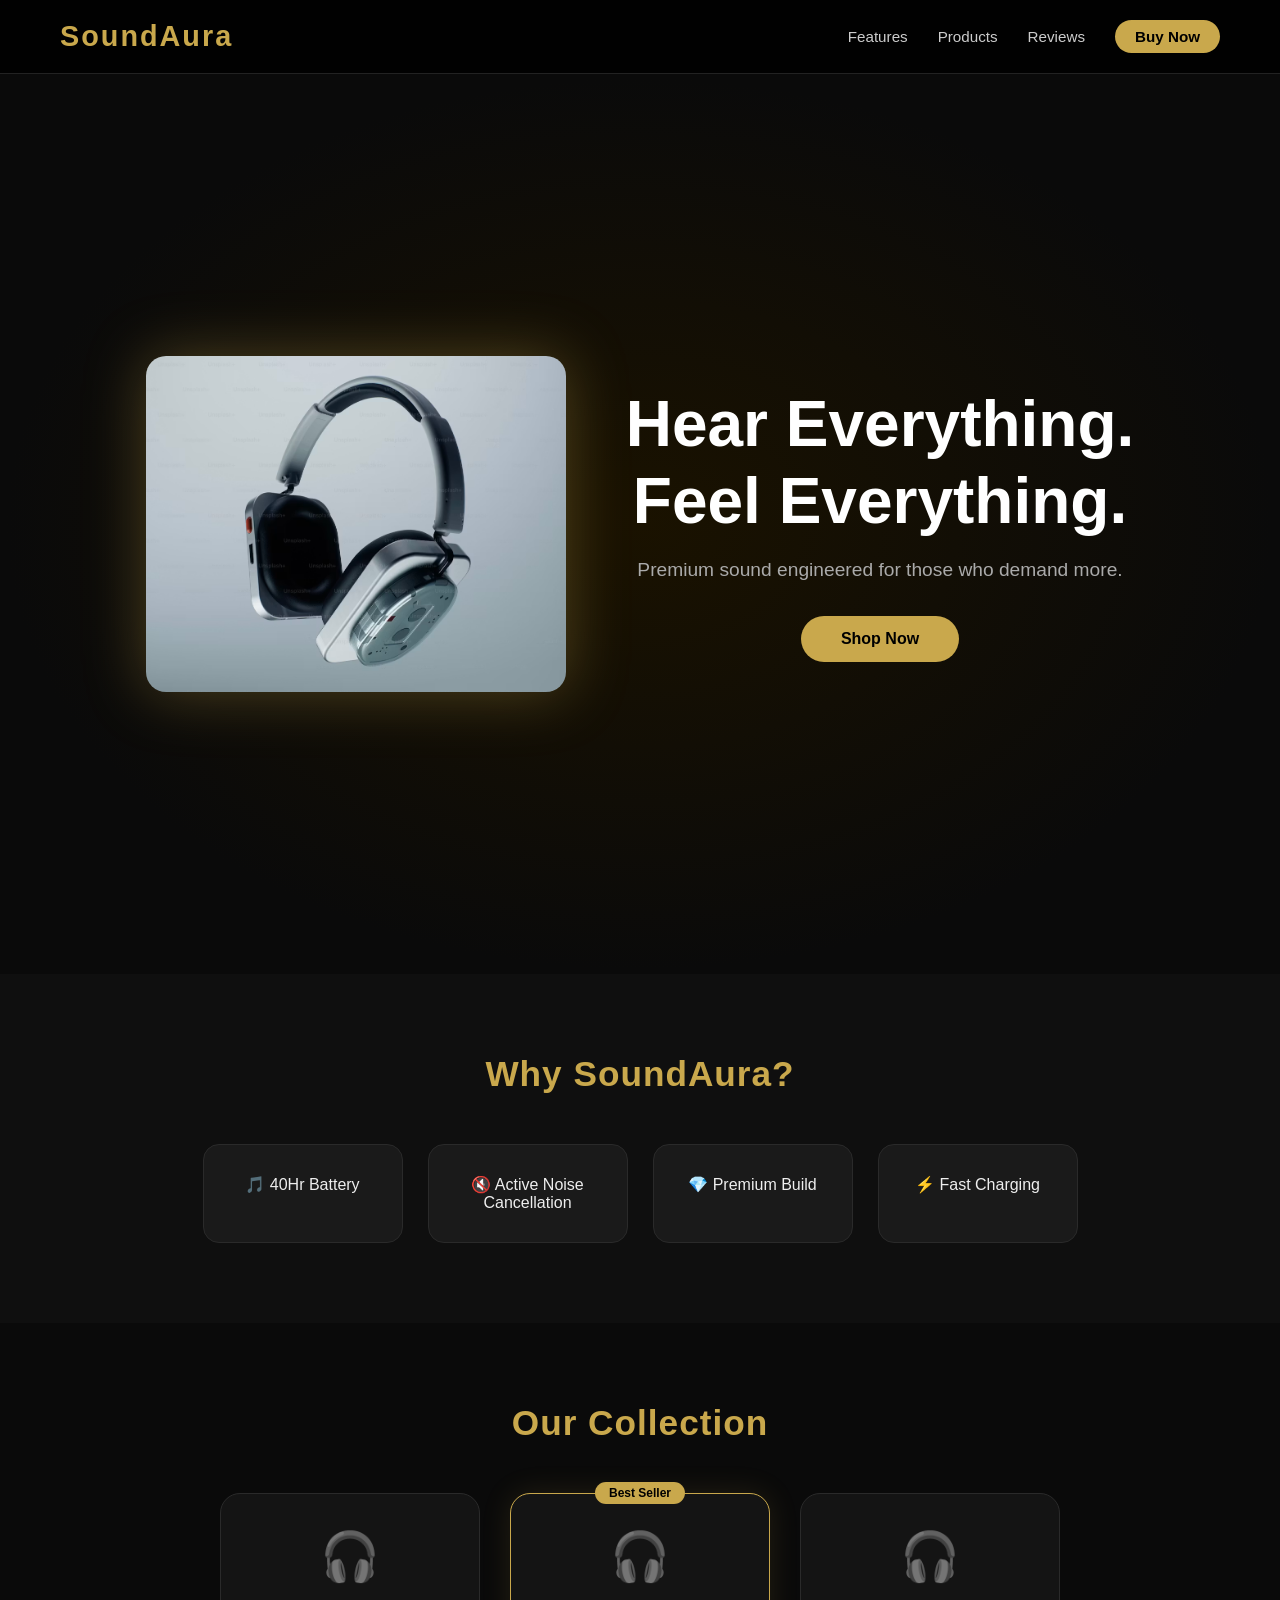
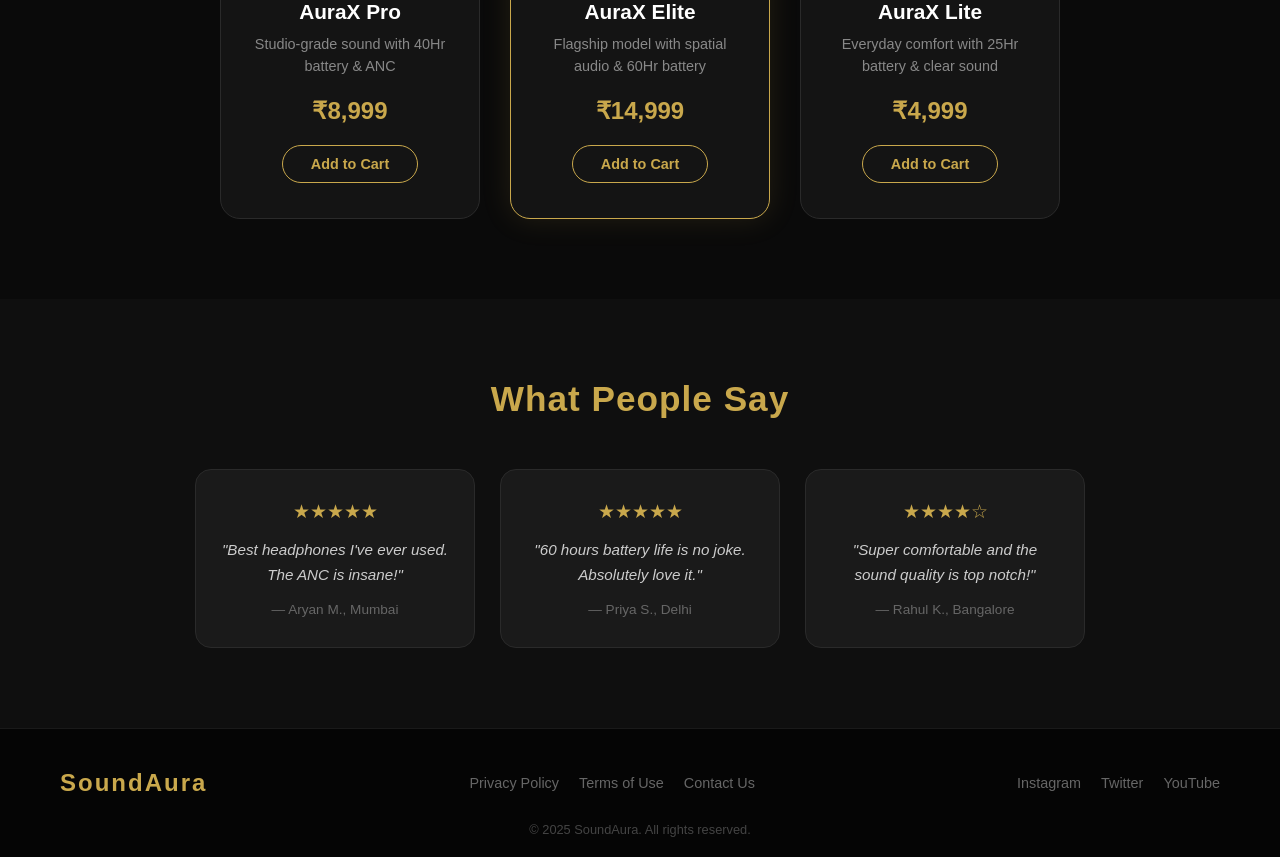
<file: index.html>
<!DOCTYPE html>
<html lang="en">
<head>
  <meta charset="UTF-8">
  <meta name="viewport" content="width=device-width, initial-scale=1.0">
  <title>SoundAura | Premium Headphones</title>
  <link rel="stylesheet" href="style.css">
</head>
<body>

  <!-- NAVBAR -->
  <nav class="navbar">
    <div class="logo">SoundAura</div>
    <ul class="nav-links">
      <li><a href="#features">Features</a></li>
      <li><a href="#products">Products</a></li>
      <li><a href="#reviews">Reviews</a></li>
      <li><a href="#" class="btn-nav">Buy Now</a></li>
    </ul>
  </nav>

  <!-- HERO SECTION -->
  <section class="hero">
    <img src="headphone . jpg.avif" alt="SoundAura Headphones" class="hero-img">
    <div class="hero-text">
      <h1>Hear Everything.<br>Feel Everything.</h1>
      <p>Premium sound engineered for those who demand more.</p>
      <a href="#products" class="btn-primary">Shop Now</a>
    </div>
  </section>

  <!-- FEATURES SECTION -->
  <section class="features" id="features">
    <h2>Why SoundAura?</h2>
    <div class="feature-cards">
      <div class="card">🎵 40Hr Battery</div>
      <div class="card">🔇 Active Noise Cancellation</div>
      <div class="card">💎 Premium Build</div>
      <div class="card">⚡ Fast Charging</div>
    </div>
  </section>

  <!-- PRODUCTS SECTION -->
<section class="products" id="products">
  <h2>Our Collection</h2>
  <div class="product-cards">

    <div class="product-card">
      <div class="product-emoji">🎧</div>
      <h3>AuraX Pro</h3>
      <p>Studio-grade sound with 40Hr battery & ANC</p>
      <div class="price">₹8,999</div>
      <a href="#" class="btn-buy">Add to Cart</a>
    </div>

    <div class="product-card featured">
      <div class="tag">Best Seller</div>
      <div class="product-emoji">🎧</div>
      <h3>AuraX Elite</h3>
      <p>Flagship model with spatial audio & 60Hr battery</p>
      <div class="price">₹14,999</div>
      <a href="#" class="btn-buy">Add to Cart</a>
    </div>

    <div class="product-card">
      <div class="product-emoji">🎧</div>
      <h3>AuraX Lite</h3>
      <p>Everyday comfort with 25Hr battery & clear sound</p>
      <div class="price">₹4,999</div>
      <a href="#" class="btn-buy">Add to Cart</a>
    </div>

  </div>
</section>

<!-- REVIEWS SECTION -->
<section class="reviews" id="reviews">
  <h2>What People Say</h2>
  <div class="review-cards">

    <div class="review-card">
      <div class="stars">★★★★★</div>
      <p>"Best headphones I've ever used. The ANC is insane!"</p>
      <div class="reviewer">— Aryan M., Mumbai</div>
    </div>

    <div class="review-card">
      <div class="stars">★★★★★</div>
      <p>"60 hours battery life is no joke. Absolutely love it."</p>
      <div class="reviewer">— Priya S., Delhi</div>
    </div>

    <div class="review-card">
      <div class="stars">★★★★☆</div>
      <p>"Super comfortable and the sound quality is top notch!"</p>
      <div class="reviewer">— Rahul K., Bangalore</div>
    </div>

  </div>
</section>

<!-- FOOTER -->
<footer>
  <div class="footer-content">
    <div class="footer-logo">SoundAura</div>
    <div class="footer-links">
      <a href="#">Privacy Policy</a>
      <a href="#">Terms of Use</a>
      <a href="#">Contact Us</a>
    </div>
    <div class="footer-socials">
      <a href="#">Instagram</a>
      <a href="#">Twitter</a>
      <a href="#">YouTube</a>
    </div>
  </div>
  <p class="footer-copy">© 2025 SoundAura. All rights reserved.</p>
</footer>

</body>
</html>
</file>
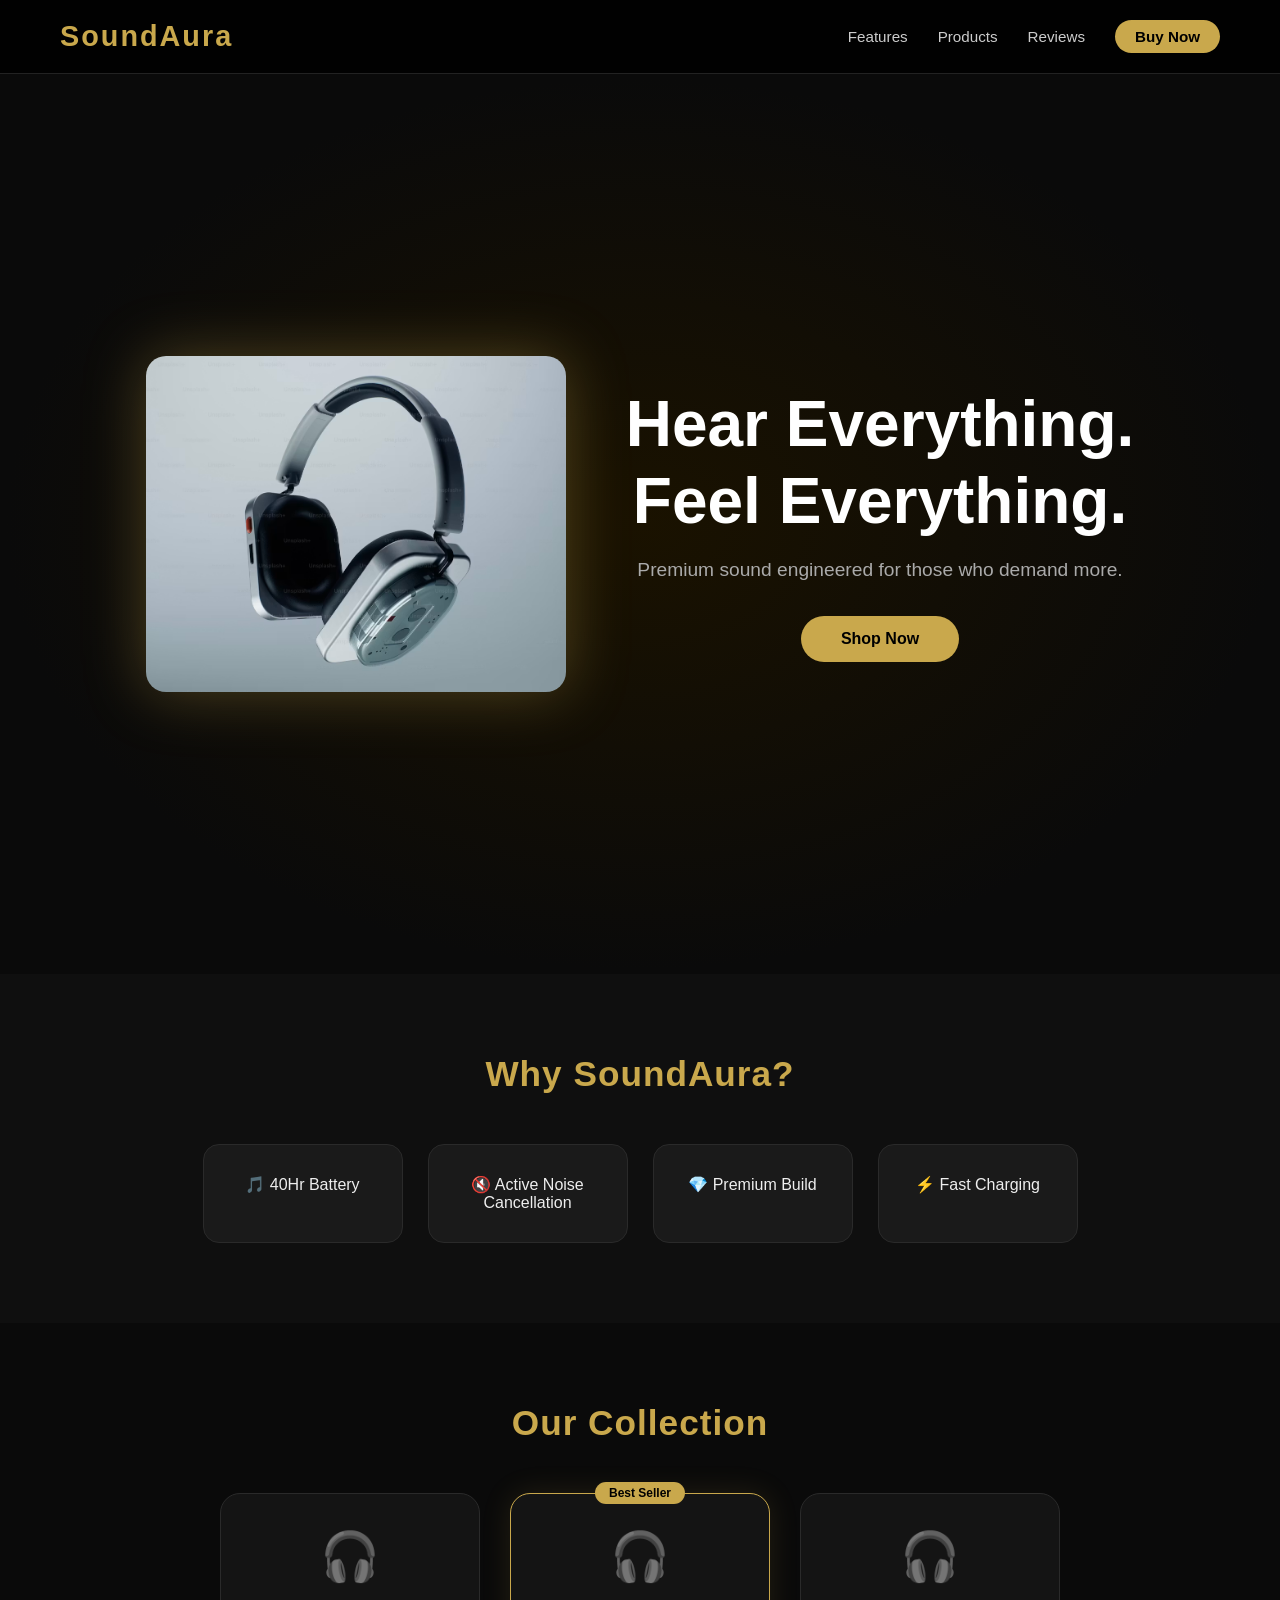
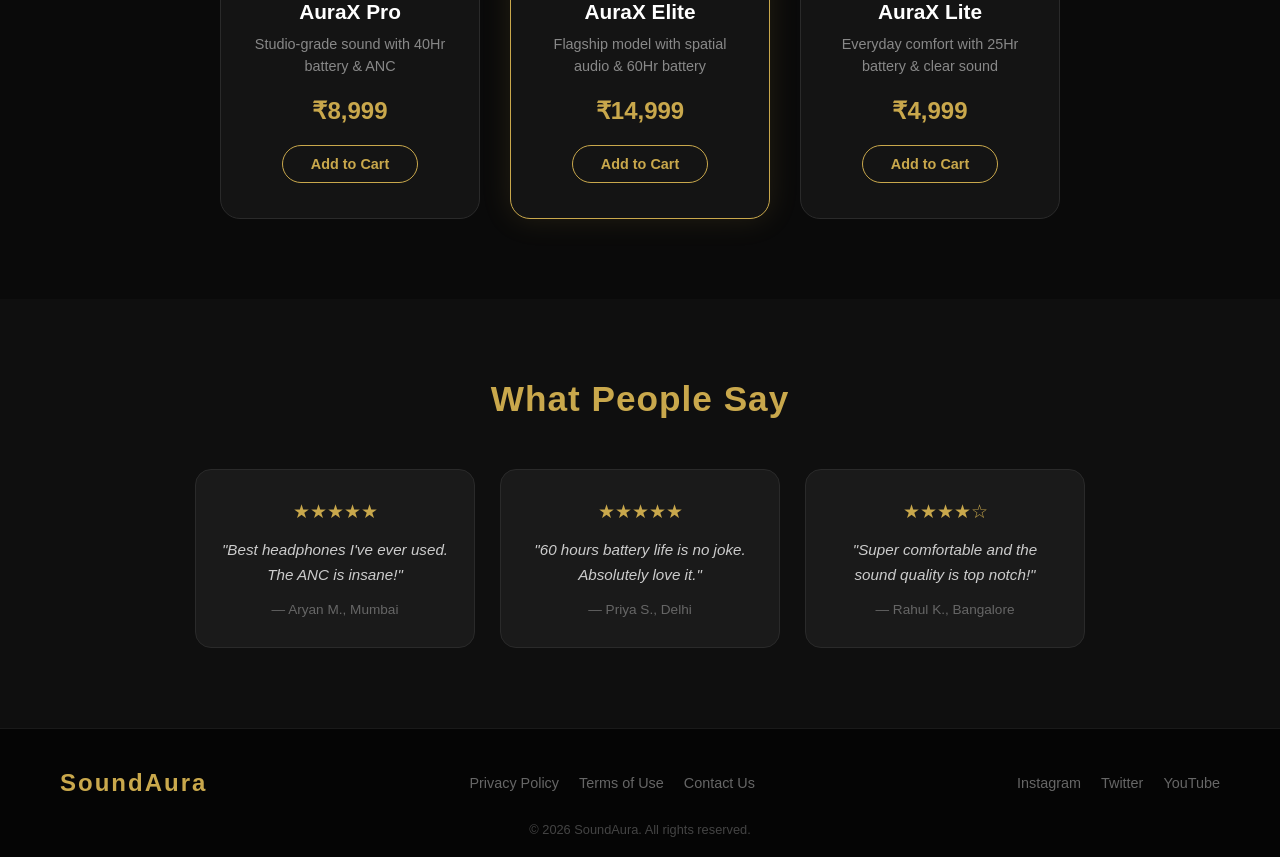
<file: Task1-Landing Page/index.html>
<!DOCTYPE html>
<html lang="en">
<head>
  <meta charset="UTF-8">
  <meta name="viewport" content="width=device-width, initial-scale=1.0">
  <title>SoundAura | Premium Headphones</title>
  <link rel="stylesheet" href="style.css">
</head>
<body>

  <!-- NAVBAR -->
  <nav class="navbar">
    <div class="logo">SoundAura</div>
    <ul class="nav-links">
      <li><a href="#features">Features</a></li>
      <li><a href="#products">Products</a></li>
      <li><a href="#reviews">Reviews</a></li>
      <li><a href="#" class="btn-nav">Buy Now</a></li>
    </ul>
  </nav>

  <!-- HERO SECTION -->
  <section class="hero">
    <img src="headphone . jpg.avif" alt="SoundAura Headphones" class="hero-img">
    <div class="hero-text">
      <h1>Hear Everything.<br>Feel Everything.</h1>
      <p>Premium sound engineered for those who demand more.</p>
      <a href="#products" class="btn-primary">Shop Now</a>
    </div>
  </section>

  <!-- FEATURES SECTION -->
  <section class="features" id="features">
    <h2>Why SoundAura?</h2>
    <div class="feature-cards">
      <div class="card">🎵 40Hr Battery</div>
      <div class="card">🔇 Active Noise Cancellation</div>
      <div class="card">💎 Premium Build</div>
      <div class="card">⚡ Fast Charging</div>
    </div>
  </section>

  <!-- PRODUCTS SECTION -->
<section class="products" id="products">
  <h2>Our Collection</h2>
  <div class="product-cards">

    <div class="product-card">
      <div class="product-emoji">🎧</div>
      <h3>AuraX Pro</h3>
      <p>Studio-grade sound with 40Hr battery & ANC</p>
      <div class="price">₹8,999</div>
      <a href="#" class="btn-buy">Add to Cart</a>
    </div>

    <div class="product-card featured">
      <div class="tag">Best Seller</div>
      <div class="product-emoji">🎧</div>
      <h3>AuraX Elite</h3>
      <p>Flagship model with spatial audio & 60Hr battery</p>
      <div class="price">₹14,999</div>
      <a href="#" class="btn-buy">Add to Cart</a>
    </div>

    <div class="product-card">
      <div class="product-emoji">🎧</div>
      <h3>AuraX Lite</h3>
      <p>Everyday comfort with 25Hr battery & clear sound</p>
      <div class="price">₹4,999</div>
      <a href="#" class="btn-buy">Add to Cart</a>
    </div>

  </div>
</section>

<!-- REVIEWS SECTION -->
<section class="reviews" id="reviews">
  <h2>What People Say</h2>
  <div class="review-cards">

    <div class="review-card">
      <div class="stars">★★★★★</div>
      <p>"Best headphones I've ever used. The ANC is insane!"</p>
      <div class="reviewer">— Aryan M., Mumbai</div>
    </div>

    <div class="review-card">
      <div class="stars">★★★★★</div>
      <p>"60 hours battery life is no joke. Absolutely love it."</p>
      <div class="reviewer">— Priya S., Delhi</div>
    </div>

    <div class="review-card">
      <div class="stars">★★★★☆</div>
      <p>"Super comfortable and the sound quality is top notch!"</p>
      <div class="reviewer">— Rahul K., Bangalore</div>
    </div>

  </div>
</section>

<!-- FOOTER -->
<footer>
  <div class="footer-content">
    <div class="footer-logo">SoundAura</div>
    <div class="footer-links">
      <a href="#">Privacy Policy</a>
      <a href="#">Terms of Use</a>
      <a href="#">Contact Us</a>
    </div>
    <div class="footer-socials">
      <a href="#">Instagram</a>
      <a href="#">Twitter</a>
      <a href="#">YouTube</a>
    </div>
  </div>
  <p class="footer-copy">© 2026 SoundAura. All rights reserved.</p>
</footer>

</body>
</html>
</file>
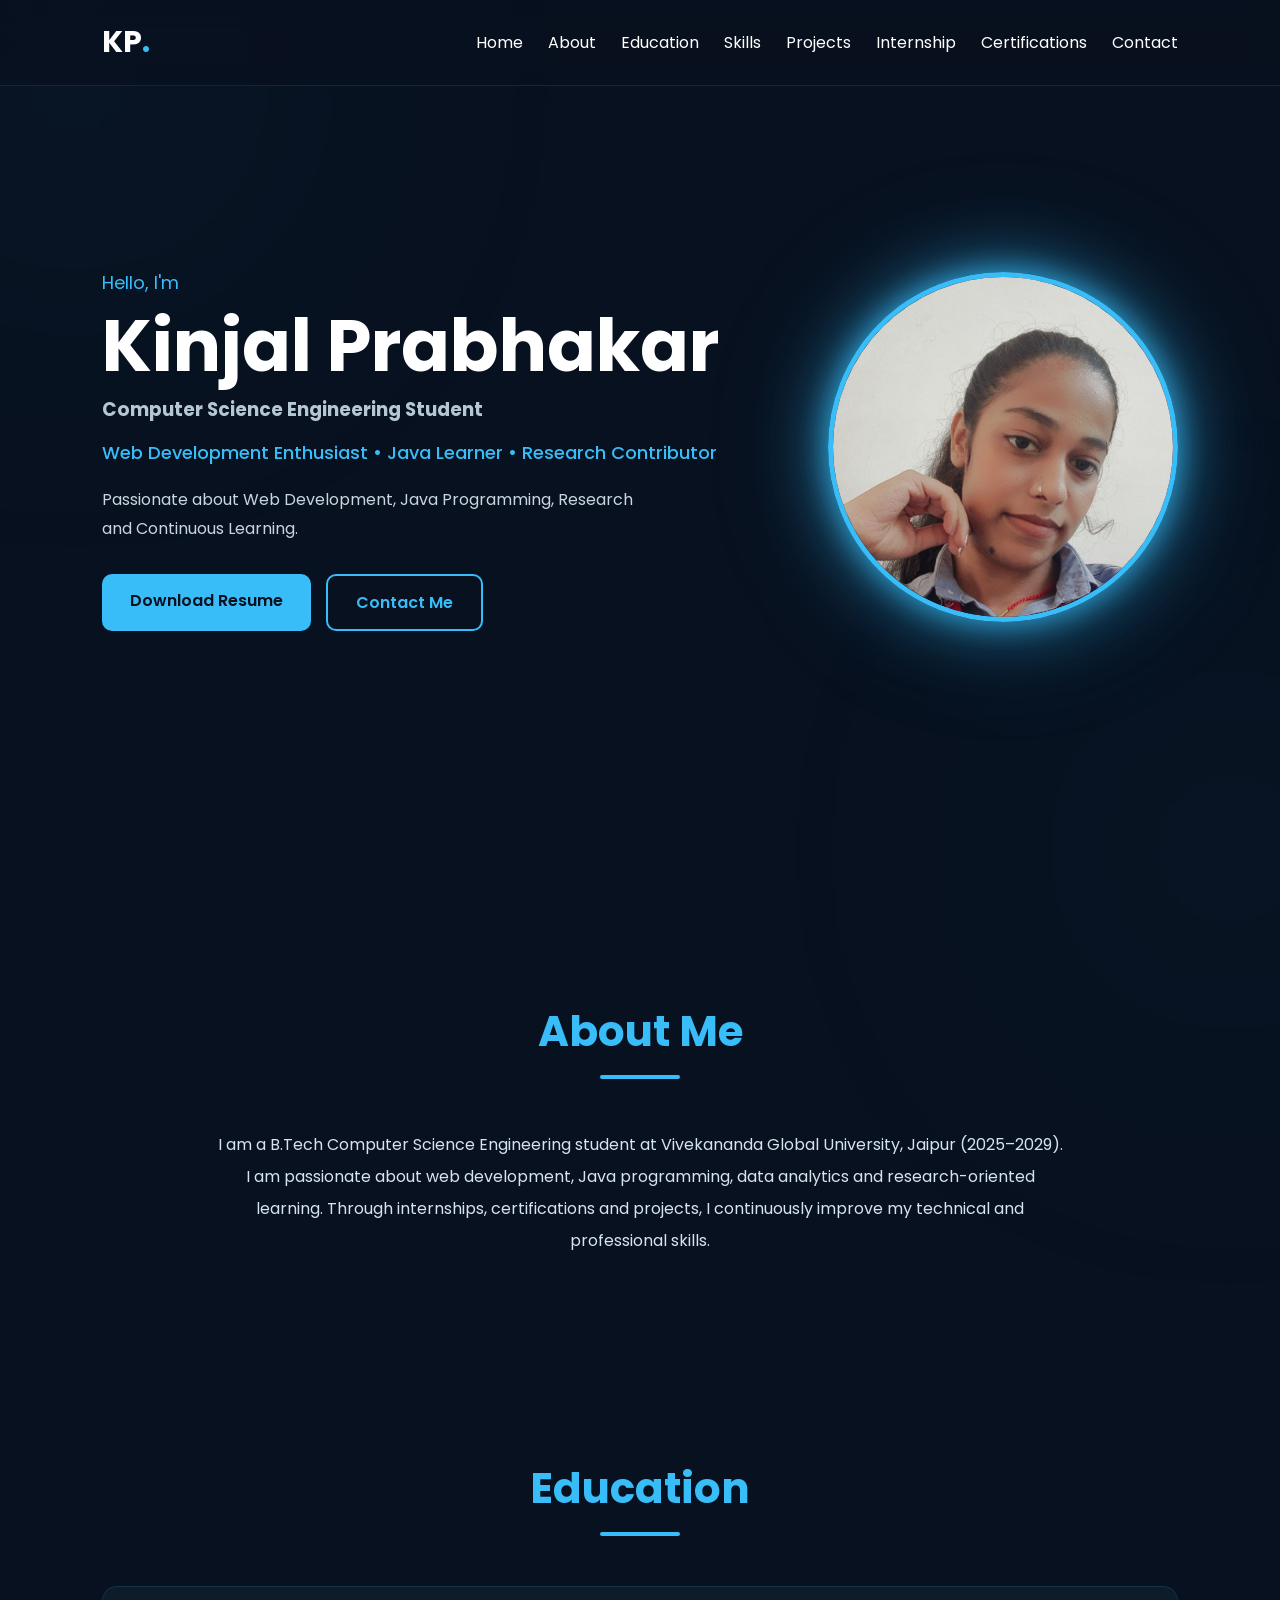
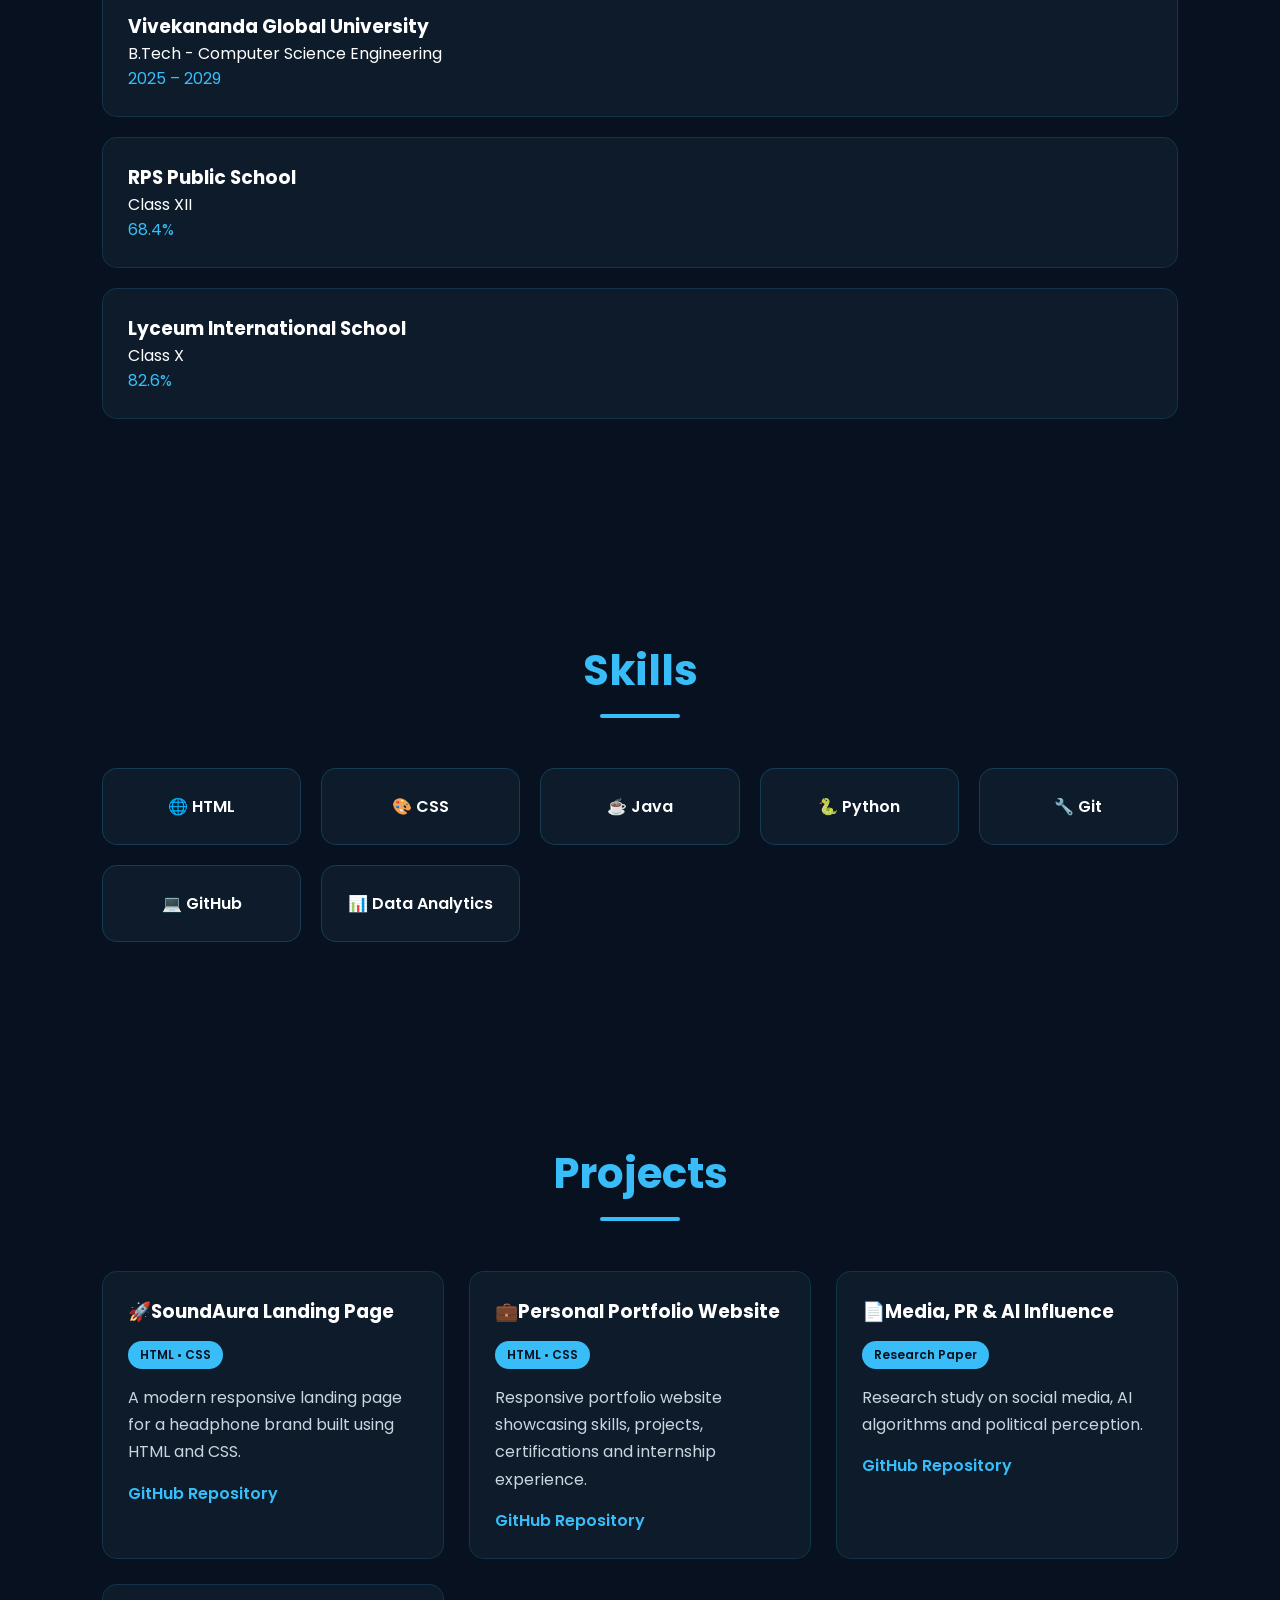
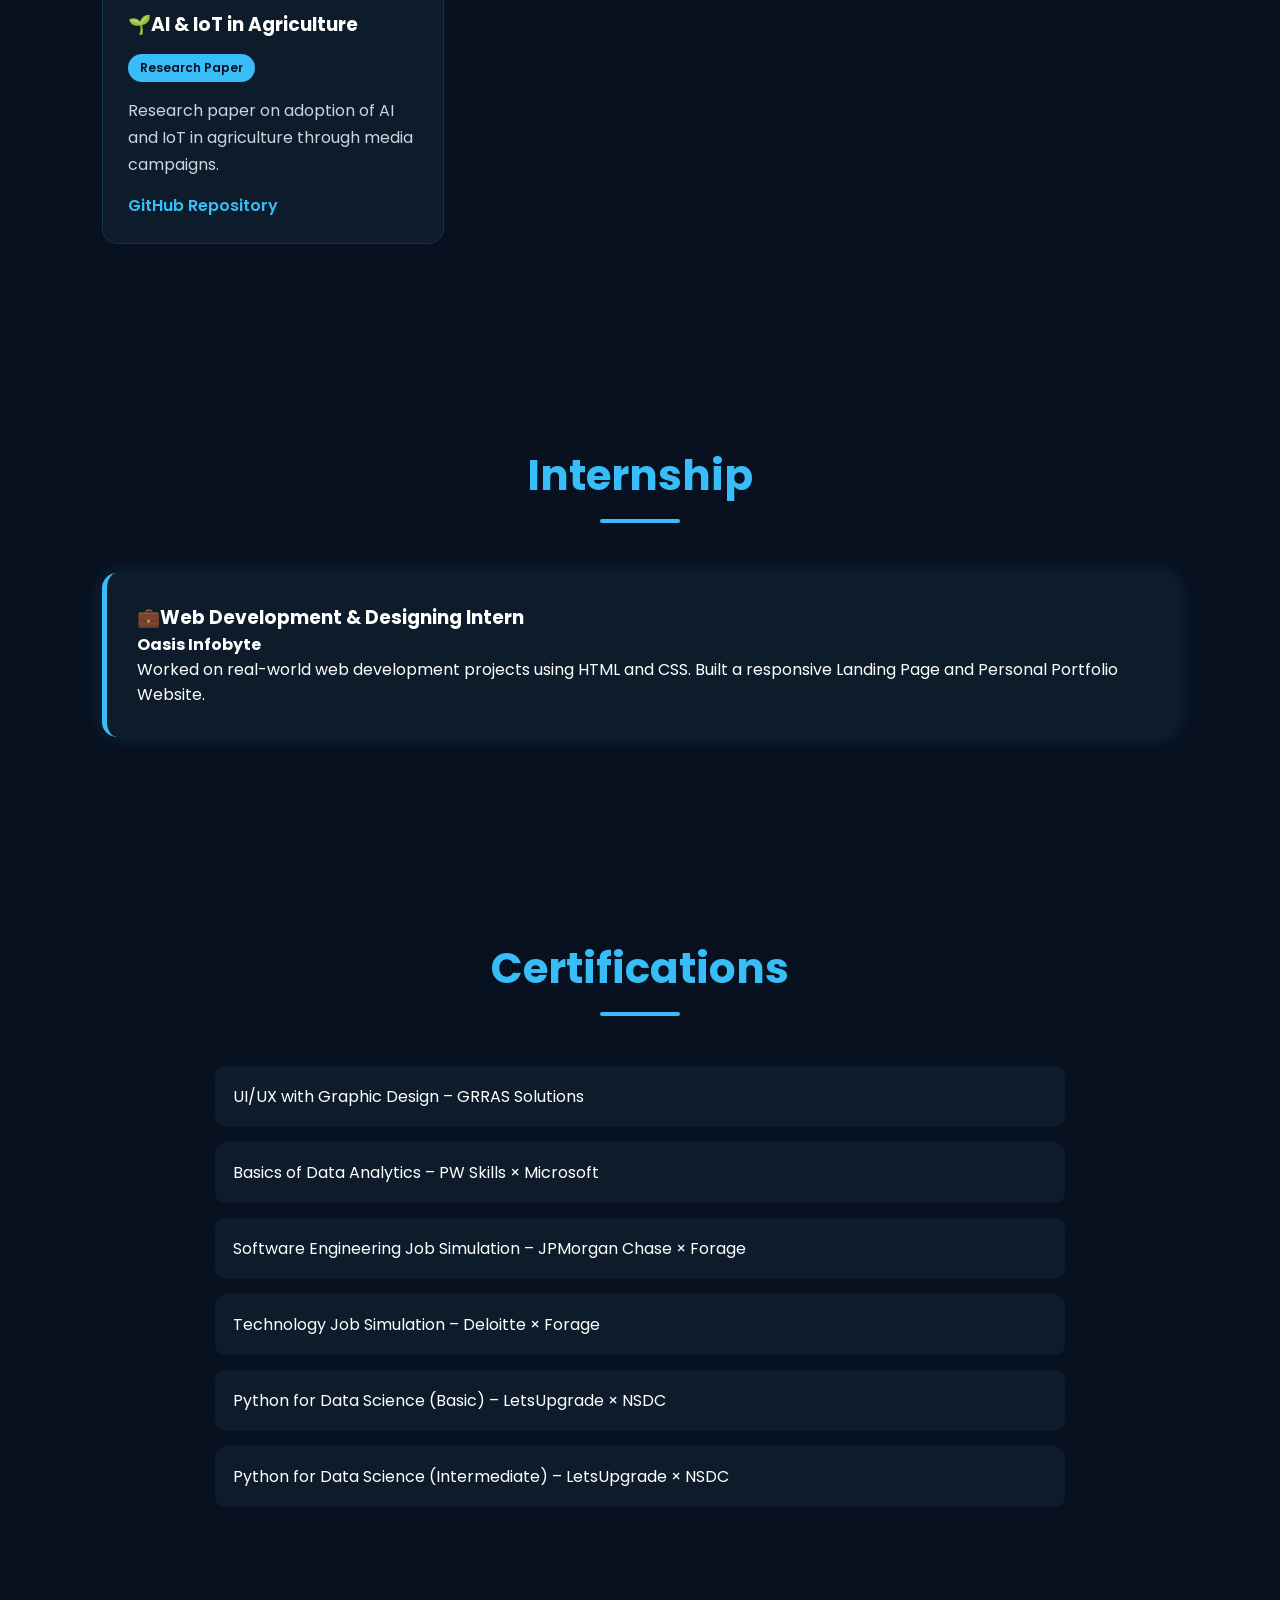
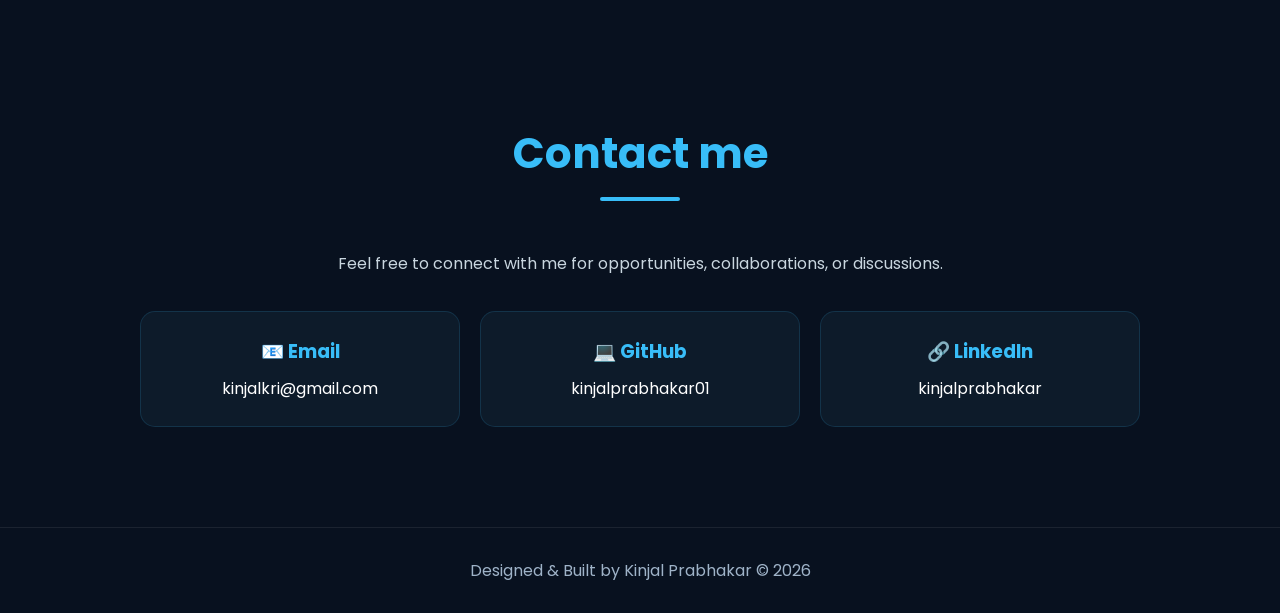
<file: Task2-Portfolio/index.html>
<!DOCTYPE html>
<html lang="en">
<head>
<meta charset="UTF-8">
<meta name="viewport" content="width=device-width, initial-scale=1.0">
<title>Kinjal Prabhakar | Portfolio</title>

<link rel="stylesheet" href="style.css">

<link href="https://fonts.googleapis.com/css2?family=Poppins:wght@300;400;500;600;700&display=swap" rel="stylesheet">
</head>

<body>

<!-- NAVBAR -->
<nav class="navbar">
    <div class="logo">KP<span>.</span></div>

    <ul class="nav-links">
        <li><a href="#home">Home</a></li>
        <li><a href="#about">About</a></li>
        <li><a href="#education">Education</a></li>
        <li><a href="#skills">Skills</a></li>
        <li><a href="#projects">Projects</a></li>
        <li><a href="#internship">Internship</a></li>
        <li><a href="#certifications">Certifications</a></li>
        <li><a href="#contact">Contact</a></li>
    </ul>
</nav>

<!-- HERO -->
<section class="hero" id="home">

    <div class="hero-text">

        <p class="welcome">Hello, I'm</p>

        <h1>Kinjal Prabhakar</h1>

        <h3>Computer Science Engineering Student</h3>

        <p class="hero-tagline">
Web Development Enthusiast • Java Learner • Research Contributor
</p>

        <p class="hero-desc">
            Passionate about Web Development, Java Programming,
            Research and Continuous Learning.
        </p>

        <div class="hero-buttons">

            <a href="Kinjal_Prabhakar_Resume.pdf"
               download
               class="btn-primary">
               Download Resume
            </a>

            <a href="#contact"
               class="btn-secondary">
               Contact Me
            </a>

        </div>

    </div>

    <div class="hero-image">

        <img src="kinjal.jpeg"
             alt="Kinjal Prabhakar">

    </div>

</section>

<!-- ABOUT -->
<section id="about" class="section">

    <h2 class="section-title">About Me</h2>

    <div class="about-content">

        <p>
            I am a B.Tech Computer Science Engineering student at
            Vivekananda Global University, Jaipur (2025–2029).

            I am passionate about web development, Java programming,
            data analytics and research-oriented learning.

            Through internships, certifications and projects,
            I continuously improve my technical and professional skills.
        </p>

    </div>

</section>

<!-- EDUCATION -->
<section id="education" class="section">

    <h2 class="section-title">Education</h2>

    <div class="edu-card">

        <h3>Vivekananda Global University</h3>

        <p>B.Tech - Computer Science Engineering</p>

        <span>2025 – 2029</span>

    </div>

    <div class="edu-card">

        <h3>RPS Public School</h3>

        <p>Class XII</p>

        <span>68.4%</span>

    </div>

    <div class="edu-card">

        <h3>Lyceum International School</h3>

        <p>Class X</p>

        <span>82.6%</span>

    </div>

</section>

<!-- SKILLS -->
<section id="skills" class="section">

<h2 class="section-title">Skills</h2>

<div class="skills-grid">

<div class="skill-card">🌐 HTML</div>
<div class="skill-card">🎨 CSS</div>
<div class="skill-card">☕ Java</div>
<div class="skill-card">🐍 Python</div>
<div class="skill-card">🔧 Git</div>
<div class="skill-card">💻 GitHub</div>
<div class="skill-card">📊 Data Analytics</div>

</div>

</section>

<!-- PROJECTS -->
<section id="projects" class="section">

<h2 class="section-title">Projects</h2>

<div class="project-grid">

<div class="project-card">

<h3>🚀SoundAura Landing Page</h3>

<div class="tech-badge">
    HTML • CSS
</div>

<p>
A modern responsive landing page for a headphone brand
built using HTML and CSS.
</p>

<a href="https://github.com/kinjalprabhakar01/OIBSIP">
GitHub Repository
</a>

</div>

<div class="project-card">

<h3>💼Personal Portfolio Website</h3>

<div class="tech-badge">
    HTML • CSS
</div>

<p>
Responsive portfolio website showcasing skills,
projects, certifications and internship experience.
</p>

<a href="https://github.com/kinjalprabhakar01/OIBSIP">
GitHub Repository
</a>

</div>

<div class="project-card">

<h3>📄Media, PR & AI Influence</h3>

<div class="tech-badge">
    Research Paper
</div>

<p>
Research study on social media,
AI algorithms and political perception.
</p>

<a href="https://github.com/kinjalprabhakar01/Media-PR-AI-Infulence">
GitHub Repository
</a>

</div>

<div class="project-card">

<h3>🌱AI & IoT in Agriculture</h3>

<div class="tech-badge">
    Research Paper
</div>

<p>
Research paper on adoption of AI and IoT
in agriculture through media campaigns.
</p>

<a href="https://github.com/kinjalprabhakar01/AI-IoT-Agriculture-Media-Campaign">
GitHub Repository
</a>

</div>

</div>

</section>

<!-- INTERNSHIP -->
<section id="internship" class="section">

<h2 class="section-title">Internship</h2>

<div class="internship-card">

<h3>💼Web Development & Designing Intern</h3>

<h4>Oasis Infobyte</h4>

<p>
Worked on real-world web development projects
using HTML and CSS.

Built a responsive Landing Page and Personal Portfolio Website.
</p>

</div>

</section>

<!-- CERTIFICATIONS -->
<section id="certifications" class="section">

<h2 class="section-title">Certifications</h2>

<ul class="cert-list">

<li>UI/UX with Graphic Design – GRRAS Solutions</li>

<li>Basics of Data Analytics – PW Skills × Microsoft</li>

<li>Software Engineering Job Simulation – JPMorgan Chase × Forage</li>

<li>Technology Job Simulation – Deloitte × Forage</li>

<li>Python for Data Science (Basic) – LetsUpgrade × NSDC</li>

<li>Python for Data Science (Intermediate) – LetsUpgrade × NSDC</li>

</ul>

</section>

<!-- CONTACT -->
 <section id="contact"
 class="section">

 <h2 class="section-title">
    Contact me
 </h2>

<p class="contact-subtitle">
Feel free to connect with me for opportunities, collaborations, or discussions.
</p>

<div class="contact-box">

    <div class="contact-item">
        <h3>📧 Email</h3>
        <p>kinjalkri@gmail.com</p>
    </div>

    <div class="contact-item">
        <h3>💻 GitHub</h3>
        <a href="https://github.com/kinjalprabhakar01">
            kinjalprabhakar01
        </a>
    </div>

    <div class="contact-item">
        <h3>🔗 LinkedIn</h3>
        <a href="https://www.linkedin.com/in/kinjalprabhakar">
            kinjalprabhakar
        </a>
    </div>

</div>
</section>

<footer>

<p>
Designed & Built by Kinjal Prabhakar © 2026
</p>

</footer>

</body>
</html>
</file>
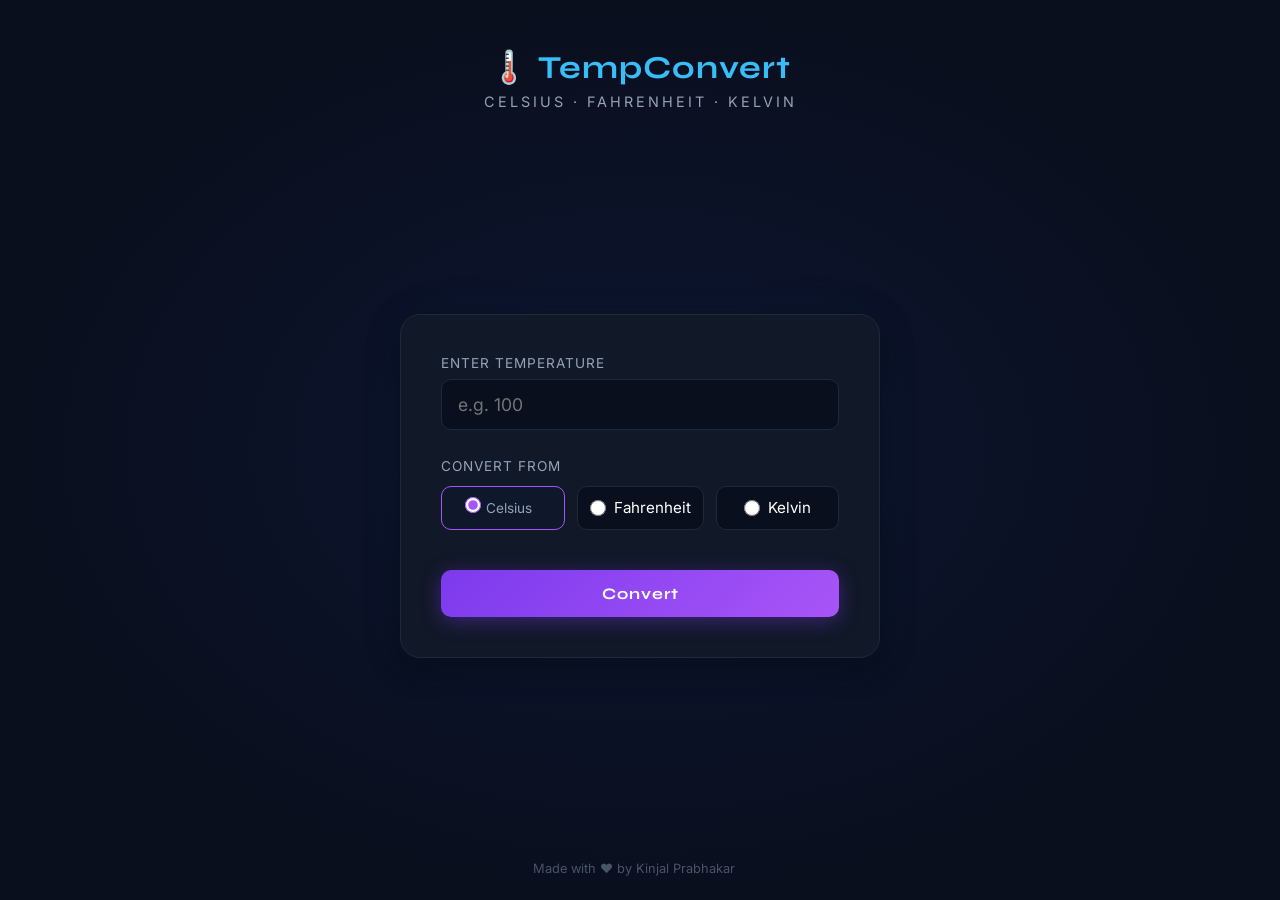
<file: Task3-Temperature Converter/index.html>
<!DOCTYPE html>
<html lang="en">
<head>
  <meta charset="UTF-8" />
  <meta name="viewport" content="width=device-width, initial-scale=1.0"/>
  <title>Temperature Converter</title>
  <link rel="stylesheet" href="style.css" />
  <link href="https://fonts.googleapis.com/css2?family=Syne:wght@600;700&family=Inter:wght@400;500&display=swap" rel="stylesheet"/>
</head>
<body>

  <header>
    <div class="logo">🌡️ TempConvert</div>
    <p class="tagline">Celsius · Fahrenheit · Kelvin</p>
  </header>

  <main>
    <div class="card">

      <div class="input-group">
        <label for="tempInput">Enter Temperature</label>
        <input type="number" id="tempInput" placeholder="e.g. 100" />
        <span class="error" id="errorMsg">⚠ Please enter a valid number!</span>
      </div>

      <div class="unit-group">
        <label>Convert From</label>
        <div class="radio-buttons">
          <label class="radio-option">
            <input type="radio" name="unit" value="celsius" checked/>
            <span>Celsius&nbsp;&nbsp;</span>
          </label>
          <label class="radio-option">
            <input type="radio" name="unit" value="fahrenheit"/>
            <span>Fahrenheit</span>
          </label>
          <label class="radio-option">
            <input type="radio" name="unit" value="kelvin"/>
            <span>Kelvin</span>
          </label>
        </div>
      </div>

      <button id="convertBtn">Convert</button>

      <div class="result-box" id="resultBox">
        <div class="result-item" id="res1"></div>
        <div class="result-item" id="res2"></div>
      </div>

    </div>
  </main>

  <footer>
    <p>Made with ❤️ by Kinjal Prabhakar &nbsp;&nbsp;</p>
  </footer>

  <script src="script.js"></script>
</body>
</html>
</file>
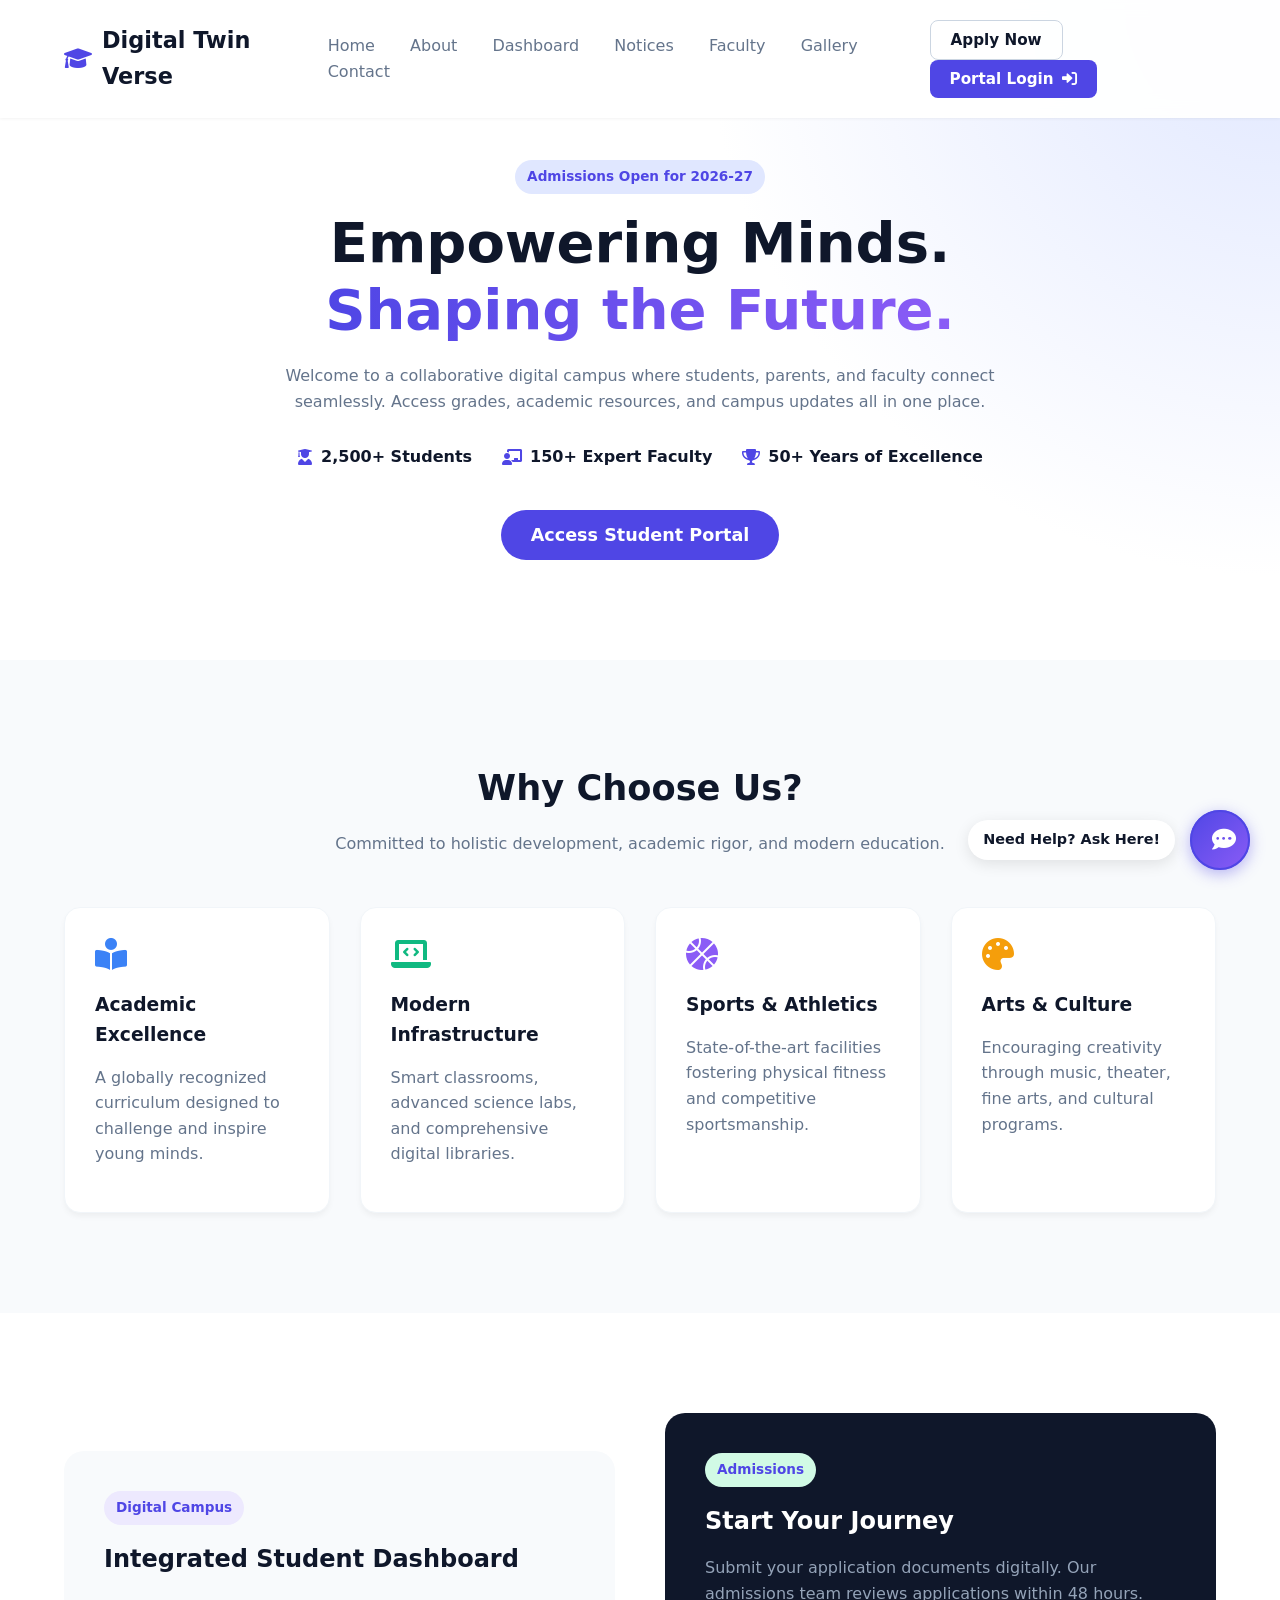
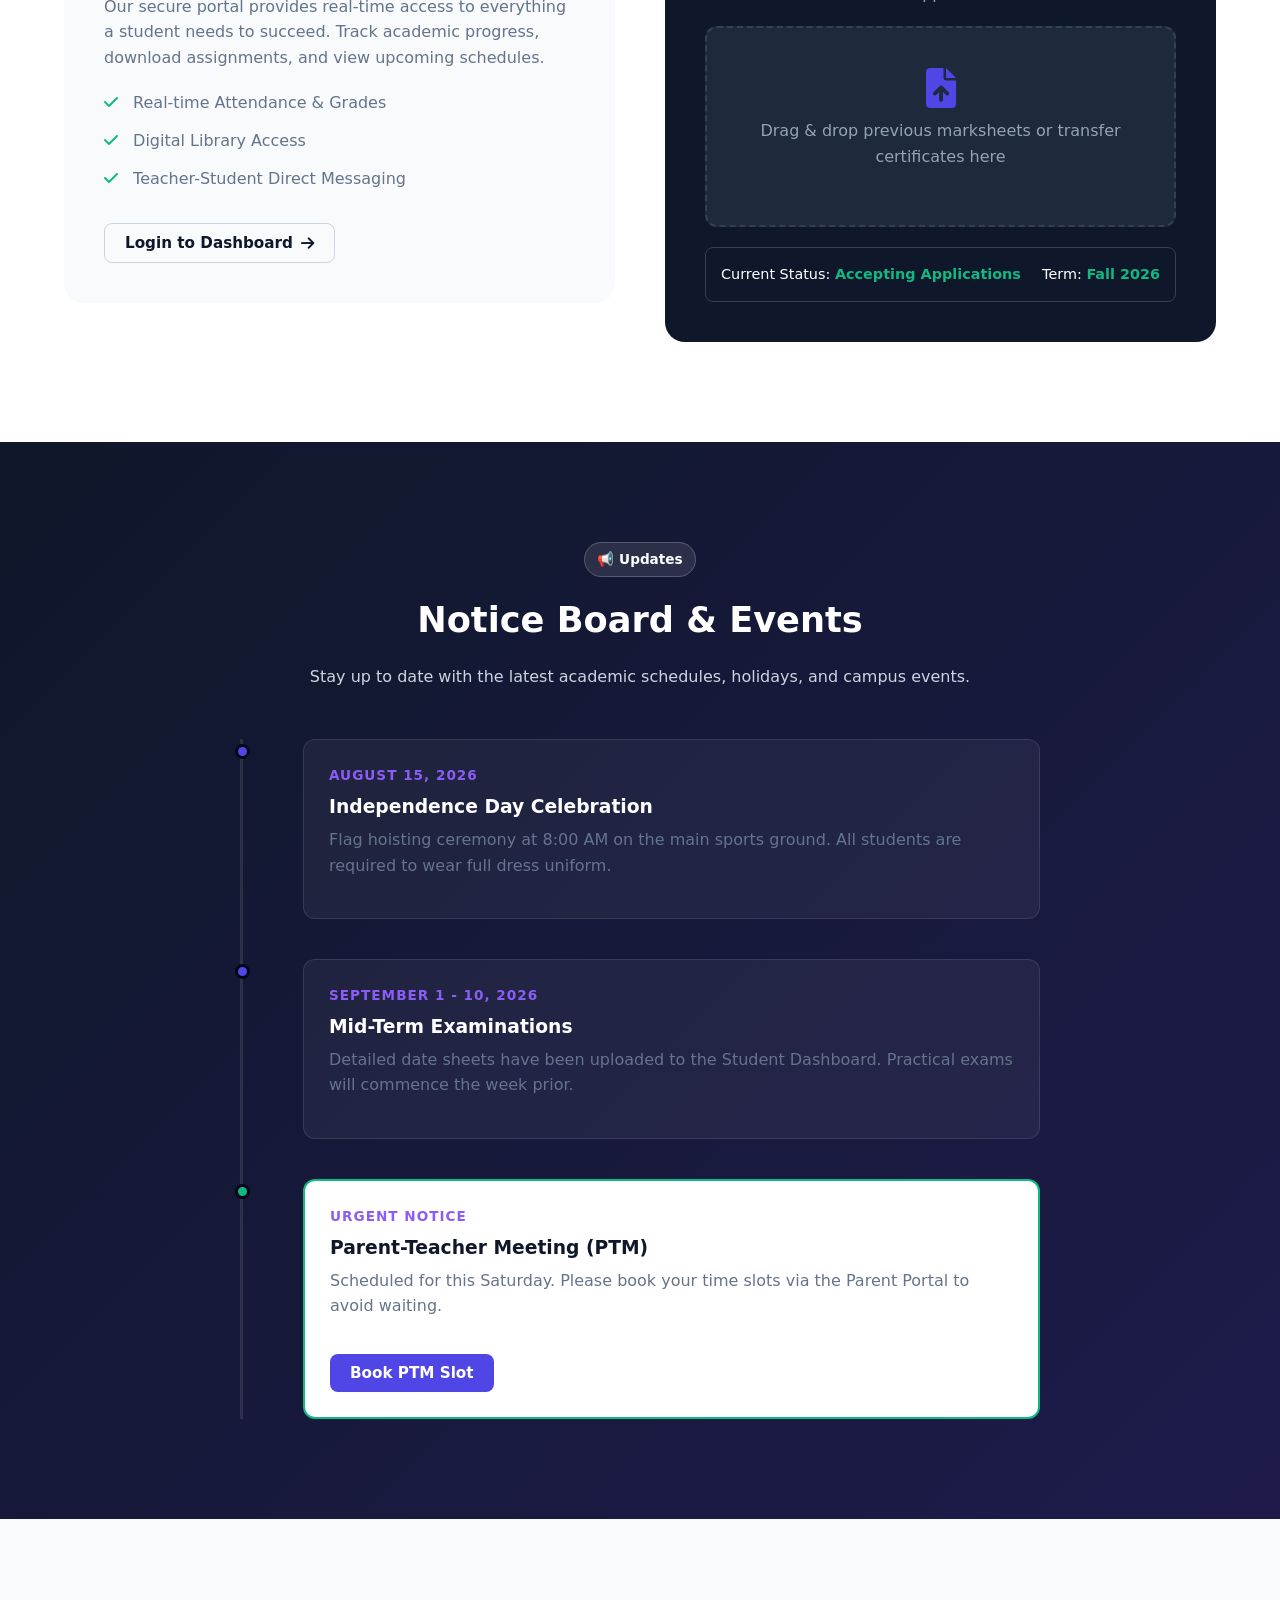
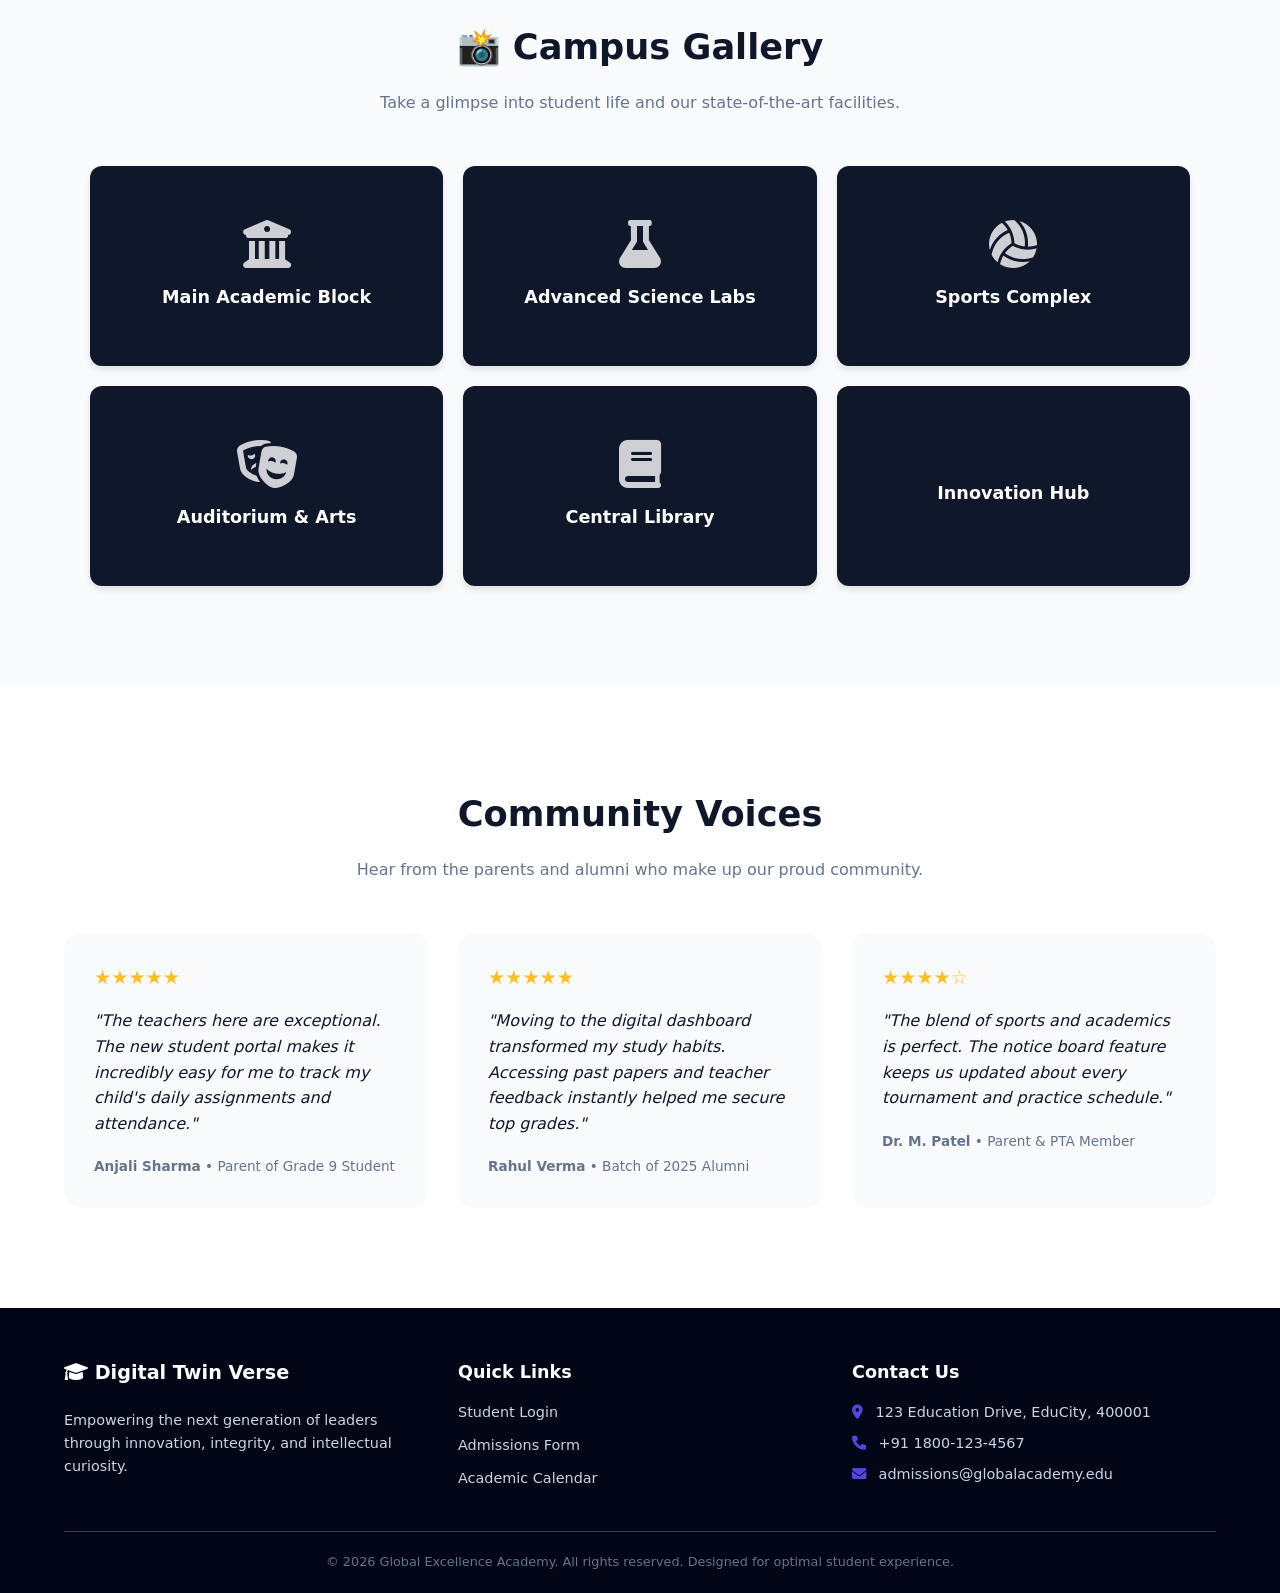
<file: Task3-Temperature-Converter/School-Portal/index.html>
<!DOCTYPE html>
<html lang="en">
<head>
    <meta charset="UTF-8">
    <meta name="viewport" content="width=device-width, initial-scale=1.0">
    <title>Global Excellence Academy | School Portal</title>
    <link href="https://cdnjs.cloudflare.com/ajax/libs/font-awesome/6.0.0/css/all.min.css" rel="stylesheet">
    <link rel="stylesheet" href="style.css">
</head>
<body>

    <nav class="navbar">
        <div class="logo">
            <i class="fa-solid fa-graduation-cap"></i> Digital Twin Verse
        </div>
        <div class="nav-links">
            <a href="#home">Home</a>
            <a href="#about">About</a>
            <a href="#dashboard">Dashboard</a>
            <a href="#notices">Notices</a>
            <a href="#faculty">Faculty</a>
            <a href="#gallery">Gallery</a>
            <a href="#contact">Contact</a>
        </div>
        <div class="nav-actions">
            <button class="btn-outline">Apply Now</button>
            <button class="btn-primary">Portal Login <i class="fa-solid fa-right-to-bracket"></i></button>
        </div>
    </nav>

    <section id="home" class="hero">
        <div class="hero-content">
            <span class="badge">Admissions Open for 2026-27</span>
            <h1>Empowering Minds.<br><span class="gradient-text">Shaping the Future.</span></h1>
            <p>Welcome to a collaborative digital campus where students, parents, and faculty connect seamlessly. Access grades, academic resources, and campus updates all in one place.</p>
            <div class="hero-stats">
                <div class="stat"><i class="fa-solid fa-user-graduate"></i> 2,500+ Students</div>
                <div class="stat"><i class="fa-solid fa-chalkboard-user"></i> 150+ Expert Faculty</div>
                <div class="stat"><i class="fa-solid fa-trophy"></i> 50+ Years of Excellence</div>
            </div>
            <button class="btn-primary btn-large">Access Student Portal</button>
        </div>
    </section>

    <section id="about" class="section bg-light">
        <div class="section-header">
            <h2> Why Choose Us?</h2>
            <p>Committed to holistic development, academic rigor, and modern education.</p>
        </div>
        <div class="grid cards-grid">
            <div class="feature-card">
                <i class="fa-solid fa-book-open-reader text-blue"></i>
                <h3>Academic Excellence</h3>
                <p>A globally recognized curriculum designed to challenge and inspire young minds.</p>
            </div>
            <div class="feature-card">
                <i class="fa-solid fa-laptop-code text-green"></i>
                <h3>Modern Infrastructure</h3>
                <p>Smart classrooms, advanced science labs, and comprehensive digital libraries.</p>
            </div>
            <div class="feature-card">
                <i class="fa-solid fa-basketball text-purple"></i>
                <h3>Sports & Athletics</h3>
                <p>State-of-the-art facilities fostering physical fitness and competitive sportsmanship.</p>
            </div>
            <div class="feature-card">
                <i class="fa-solid fa-palette text-orange"></i>
                <h3>Arts & Culture</h3>
                <p>Encouraging creativity through music, theater, fine arts, and cultural programs.</p>
            </div>
        </div>
    </section>

    <section id="dashboard" class="section">
        <div class="split-section">
            <div class="content-box">
                <span class="badge bg-purple-light text-purple">Digital Campus</span>
                <h2>Integrated Student Dashboard</h2>
                <p>Our secure portal provides real-time access to everything a student needs to succeed. Track academic progress, download assignments, and view upcoming schedules.</p>
                
                <ul style="list-style: none; margin-top: 20px;">
                    <li style="margin-bottom: 12px; color: var(--gray);"><i class="fa-solid fa-check text-green" style="margin-right: 10px;"></i> Real-time Attendance & Grades</li>
                    <li style="margin-bottom: 12px; color: var(--gray);"><i class="fa-solid fa-check text-green" style="margin-right: 10px;"></i> Digital Library Access</li>
                    <li style="margin-bottom: 12px; color: var(--gray);"><i class="fa-solid fa-check text-green" style="margin-right: 10px;"></i> Teacher-Student Direct Messaging</li>
                </ul>
                <button class="btn-outline mt-20">Login to Dashboard <i class="fa-solid fa-arrow-right"></i></button>
            </div>
            
            <div id="admissions" class="content-box analyzer-box">
                <span class="badge bg-green-light text-green">Admissions</span>
                <h2>Start Your Journey</h2>
                <p>Submit your application documents digitally. Our admissions team reviews applications within 48 hours.</p>
                
                <div class="upload-area">
                    <i class="fa-solid fa-file-arrow-up"></i>
                    <p>Drag & drop previous marksheets or transfer certificates here</p>
                </div>
                
                <div class="ai-preview">
                    <div class="score">Current Status: <b>Accepting Applications</b></div>
                    <div class="match">Term: <b>Fall 2026</b></div>
                </div>
            </div>
        </div>
    </section>

    <section id="notices" class="section bg-gradient-dark text-white">
        <div class="section-header">
            <span class="badge" style="background: rgba(255,255,255,0.1); color: #fff; border: 1px solid rgba(255,255,255,0.2);">📢 Updates</span>
            <h2 style="color: white;">Notice Board & Events</h2>
            <p style="color: #cbd5e1;">Stay up to date with the latest academic schedules, holidays, and campus events.</p>
        </div>
        
        <div class="timeline-container">
            <div class="timeline-item">
                <div class="timeline-dot"></div>
                <div class="timeline-content">
                    <div class="timeline-year">August 15, 2026</div>
                    <h3>Independence Day Celebration</h3>
                    <p>Flag hoisting ceremony at 8:00 AM on the main sports ground. All students are required to wear full dress uniform.</p>
                </div>
            </div>
            <div class="timeline-item">
                <div class="timeline-dot"></div>
                <div class="timeline-content">
                    <div class="timeline-year">September 1 - 10, 2026</div>
                    <h3>Mid-Term Examinations</h3>
                    <p>Detailed date sheets have been uploaded to the Student Dashboard. Practical exams will commence the week prior.</p>
                </div>
            </div>
            <div class="timeline-item">
                <div class="timeline-dot pulse-dot"></div>
                <div class="timeline-content highlight-content">
                    <div class="timeline-year text-green">Urgent Notice</div>
                    <h3 style="color: var(--dark);">Parent-Teacher Meeting (PTM)</h3>
                    <p style="color: var(--gray);">Scheduled for this Saturday. Please book your time slots via the Parent Portal to avoid waiting.</p>
                    <button class="btn-primary mt-20">Book PTM Slot</button>
                </div>
            </div>
        </div>
    </section>

    <section id="gallery" class="section bg-light">
        <div class="section-header">
            <h2>📸 Campus Gallery</h2>
            <p>Take a glimpse into student life and our state-of-the-art facilities.</p>
        </div>
        <div class="gallery-grid">
            <div class="gallery-item flex-center">
                <i class="fa-solid fa-building-columns"></i>
                <span>Main Academic Block</span>
            </div>
            <div class="gallery-item flex-center">
                <i class="fa-solid fa-flask"></i>
                <span>Advanced Science Labs</span>
            </div>
            <div class="gallery-item flex-center">
                <i class="fa-solid fa-volleyball"></i>
                <span>Sports Complex</span>
            </div>
            <div class="gallery-item flex-center">
                <i class="fa-solid fa-masks-theater"></i>
                <span>Auditorium & Arts</span>
            </div>
            <div class="gallery-item flex-center">
                <i class="fa-solid fa-book"></i>
                <span>Central Library</span>
            </div>
            <div class="gallery-item flex-center">
                <i class="fa-solid fa-computer"></i>
                <span>Innovation Hub</span>
            </div>
        </div>
    </section>

    <section id="faculty" class="section">
        <div class="section-header">
            <h2>Community Voices</h2>
            <p>Hear from the parents and alumni who make up our proud community.</p>
        </div>
        <div class="grid reviews-grid">
            <div class="review-card">
                <div class="stars">★★★★★</div>
                <p>"The teachers here are exceptional. The new student portal makes it incredibly easy for me to track my child's daily assignments and attendance."</p>
                <div class="reviewer"><b>Anjali Sharma</b> • Parent of Grade 9 Student</div>
            </div>
            <div class="review-card">
                <div class="stars">★★★★★</div>
                <p>"Moving to the digital dashboard transformed my study habits. Accessing past papers and teacher feedback instantly helped me secure top grades."</p>
                <div class="reviewer"><b>Rahul Verma</b> • Batch of 2025 Alumni</div>
            </div>
            <div class="review-card">
                <div class="stars">★★★★☆</div>
                <p>"The blend of sports and academics is perfect. The notice board feature keeps us updated about every tournament and practice schedule."</p>
                <div class="reviewer"><b>Dr. M. Patel</b> • Parent & PTA Member</div>
            </div>
        </div>
    </section>

    <footer id="contact">
        <div class="footer-content" style="display: grid; grid-template-columns: repeat(auto-fit, minmax(200px, 1fr)); gap: 30px; border-bottom: 1px solid #334155; padding-bottom: 30px;">
            <div>
                <div class="footer-logo mb-20">
                    <i class="fa-solid fa-graduation-cap"></i> Digital Twin Verse
                </div>
                <p style="color: #cbd5e1; font-size: 0.9rem;">Empowering the next generation of leaders through innovation, integrity, and intellectual curiosity.</p>
            </div>
            <div>
                <h3 style="color: white; font-size: 1.1rem; margin-bottom: 15px;">Quick Links</h3>
                <div style="display: flex; flex-direction: column; gap: 10px;">
                    <a href="#dashboard" style="color: #cbd5e1; text-decoration: none; font-size: 0.9rem;">Student Login</a>
                    <a href="#admissions" style="color: #cbd5e1; text-decoration: none; font-size: 0.9rem;">Admissions Form</a>
                    <a href="#notices" style="color: #cbd5e1; text-decoration: none; font-size: 0.9rem;">Academic Calendar</a>
                </div>
            </div>
            <div>
                <h3 style="color: white; font-size: 1.1rem; margin-bottom: 15px;">Contact Us</h3>
                <p style="color: #cbd5e1; font-size: 0.9rem; margin-bottom: 8px;"><i class="fa-solid fa-location-dot" style="margin-right: 8px; color: var(--primary);"></i> 123 Education Drive, EduCity, 400001</p>
                <p style="color: #cbd5e1; font-size: 0.9rem; margin-bottom: 8px;"><i class="fa-solid fa-phone" style="margin-right: 8px; color: var(--primary);"></i> +91 1800-123-4567</p>
                <p style="color: #cbd5e1; font-size: 0.9rem;"><i class="fa-solid fa-envelope" style="margin-right: 8px; color: var(--primary);"></i> admissions@globalacademy.edu</p>
            </div>
        </div>
        <div style="text-align: center; margin-top: 20px; font-size: 0.8rem; color: #64748b;">
            © 2026 Global Excellence Academy. All rights reserved. Designed for optimal student experience.
        </div>
    </footer>

    <div class="floating-chatbot">
        <div class="chat-tooltip">Need Help? Ask Here! </div>
        <button class="chat-btn">
            <i class="fa-solid fa-messages"></i>
            <i class="fa-solid fa-comment-dots"></i>
            <span class="pulse-ring"></span>
        </button>
    </div>

</body>
</html>
</file>
<file: style.css>
/* ===== RESET & BASE ===== */
* {
  margin: 0;
  padding: 0;
  box-sizing: border-box;
}

body {
  background-color: #0a0a0a;
  color: #f0f0f0;
  font-family: 'Segoe UI', sans-serif;
  scroll-behavior: smooth;
}

/* ===== NAVBAR ===== */
.navbar {
  display: flex;
  justify-content: space-between;
  align-items: center;
  padding: 20px 60px;
  background: rgba(0, 0, 0, 0.85);
  position: sticky;
  top: 0;
  z-index: 100;
  backdrop-filter: blur(10px);
  border-bottom: 1px solid #222;
}

.logo {
  font-size: 1.8rem;
  font-weight: 700;
  color: #c9a84c;
  letter-spacing: 2px;
}

.nav-links {
  list-style: none;
  display: flex;
  gap: 30px;
  align-items: center;
}

.nav-links a {
  text-decoration: none;
  color: #ccc;
  font-size: 0.95rem;
  transition: color 0.3s;
}

.nav-links a:hover {
  color: #c9a84c;
}

.btn-nav {
  background: #c9a84c;
  color: #000 !important;
  padding: 8px 20px;
  border-radius: 25px;
  font-weight: 600;
  transition: transform 0.3s, box-shadow 0.3s !important;
}

.btn-nav:hover {
  transform: scale(1.05);
  box-shadow: 0 0 15px #c9a84c88;
}

/* ===== HERO ===== */
.hero {
    flex-direction: row;
    gap: 60px;
    text-align: left;
  min-height: 100vh;
  display: flex;
  align-items: center;
  justify-content: center;
  text-align: center;
  padding: 40px 20px;
  background: radial-gradient(ellipse at center, #1a1200 0%, #0a0a0a 70%);
  animation: fadeIn 1.2s ease-in;
}

.hero-text h1 {
  font-size: 4rem;
  font-weight: 800;
  line-height: 1.2;
  color: #ffffff;
  animation: slideUp 1s ease-out;
}

.hero-text h1 span {
  color: #c9a84c;
}

.hero-text p {
  margin: 20px 0 35px;
  font-size: 1.2rem;
  color: #aaa;
  animation: slideUp 1.3s ease-out;
}

.btn-primary {
  display: inline-block;
  padding: 14px 40px;
  background: #c9a84c;
  color: #000;
  font-weight: 700;
  font-size: 1rem;
  border-radius: 30px;
  text-decoration: none;
  transition: transform 0.3s, box-shadow 0.3s;
  animation: slideUp 1.6s ease-out;
}

.btn-primary:hover {
  transform: scale(1.07);
  box-shadow: 0 0 25px #c9a84c99;
}

/* ===== FEATURES ===== */
.features {
  padding: 80px 60px;
  text-align: center;
  background: #0f0f0f;
}

.features h2 {
  font-size: 2.2rem;
  color: #c9a84c;
  margin-bottom: 50px;
  letter-spacing: 1px;
}

.feature-cards {
  display: flex;
  justify-content: center;
  gap: 25px;
  flex-wrap: wrap;
}

.card {
  background: #1a1a1a;
  border: 1px solid #2a2a2a;
  padding: 30px 25px;
  border-radius: 16px;
  width: 200px;
  font-size: 1rem;
  color: #eee;
  transition: transform 0.3s, box-shadow 0.3s, border-color 0.3s;
  cursor: pointer;
}

.card:hover {
  transform: translateY(-10px);
  box-shadow: 0 10px 30px #c9a84c44;
  border-color: #c9a84c;
}

/* ===== FOOTER ===== */
footer {
  text-align: center;
  padding: 30px;
  background: #050505;
  color: #555;
  font-size: 0.85rem;
  border-top: 1px solid #1a1a1a;
}

/* ===== ANIMATIONS ===== */
@keyframes fadeIn {
  from { opacity: 0; }
  to { opacity: 1; }
}

@keyframes slideUp {
  from { opacity: 0; transform: translateY(40px); }
  to { opacity: 1; transform: translateY(0); }
}
/* ===== PRODUCTS ===== */
.products {
  padding: 80px 60px;
  text-align: center;
  background: #0a0a0a;
}

.products h2 {
  font-size: 2.2rem;
  color: #c9a84c;
  margin-bottom: 50px;
  letter-spacing: 1px;
}

.product-cards {
  display: flex;
  justify-content: center;
  gap: 30px;
  flex-wrap: wrap;
}

.product-card {
  background: #141414;
  border: 1px solid #2a2a2a;
  border-radius: 20px;
  padding: 35px 25px;
  width: 260px;
  position: relative;
  transition: transform 0.3s, box-shadow 0.3s, border-color 0.3s;
}

.product-card:hover {
  transform: translateY(-12px);
  box-shadow: 0 15px 40px #c9a84c33;
  border-color: #c9a84c;
}

.product-card.featured {
  border-color: #c9a84c;
  box-shadow: 0 0 30px #c9a84c22;
}

.tag {
  position: absolute;
  top: -12px;
  left: 50%;
  transform: translateX(-50%);
  background: #c9a84c;
  color: #000;
  font-size: 0.75rem;
  font-weight: 700;
  padding: 4px 14px;
  border-radius: 20px;
}

.product-emoji {
  font-size: 3rem;
  margin-bottom: 15px;
}

.product-card h3 {
  font-size: 1.3rem;
  color: #fff;
  margin-bottom: 10px;
}

.product-card p {
  font-size: 0.9rem;
  color: #888;
  margin-bottom: 20px;
  line-height: 1.5;
}

.price {
  font-size: 1.5rem;
  font-weight: 700;
  color: #c9a84c;
  margin-bottom: 20px;
}

.btn-buy {
  display: inline-block;
  padding: 10px 28px;
  background: transparent;
  border: 1.5px solid #c9a84c;
  color: #c9a84c;
  border-radius: 25px;
  text-decoration: none;
  font-weight: 600;
  font-size: 0.9rem;
  transition: background 0.3s, color 0.3s;
}

.btn-buy:hover {
  background: #c9a84c;
  color: #000;
}
/* ===== REVIEWS ===== */
.reviews {
  padding: 80px 60px;
  text-align: center;
  background: #0f0f0f;
}

.reviews h2 {
  font-size: 2.2rem;
  color: #c9a84c;
  margin-bottom: 50px;
  letter-spacing: 1px;
}

.review-cards {
  display: flex;
  justify-content: center;
  gap: 25px;
  flex-wrap: wrap;
}

.review-card {
  background: #1a1a1a;
  border: 1px solid #2a2a2a;
  border-radius: 16px;
  padding: 30px 25px;
  width: 280px;
  transition: transform 0.3s, border-color 0.3s;
}

.review-card:hover {
  transform: translateY(-8px);
  border-color: #c9a84c;
}

.stars {
  color: #c9a84c;
  font-size: 1.2rem;
  margin-bottom: 15px;
}

.review-card p {
  color: #ccc;
  font-size: 0.95rem;
  line-height: 1.6;
  margin-bottom: 15px;
  font-style: italic;
}

.reviewer {
  color: #666;
  font-size: 0.85rem;
}

/* ===== FOOTER ===== */
footer {
  background: #050505;
  padding: 40px 60px 20px;
  border-top: 1px solid #1a1a1a;
}

.footer-content {
  display: flex;
  justify-content: space-between;
  align-items: center;
  flex-wrap: wrap;
  gap: 20px;
  margin-bottom: 25px;
}

.footer-logo {
  font-size: 1.5rem;
  font-weight: 700;
  color: #c9a84c;
  letter-spacing: 2px;
}

.footer-links,
.footer-socials {
  display: flex;
  gap: 20px;
}

.footer-links a,
.footer-socials a {
  color: #666;
  text-decoration: none;
  font-size: 0.9rem;
  transition: color 0.3s;
}

.footer-links a:hover,
.footer-socials a:hover {
  color: #c9a84c;
}

.footer-copy {
  text-align: center;
  color: #444;
  font-size: 0.8rem;
}
.hero-img {
  width: 420px;
  border-radius: 20px;
  animation: fadeIn 1.5s ease-in;
  filter: drop-shadow(0 0 30px #c9a84c55);
  }
</file>
<file: Task1-Landing Page/style.css>
/* ===== RESET & BASE ===== */
* {
  margin: 0;
  padding: 0;
  box-sizing: border-box;
}

body {
  background-color: #0a0a0a;
  color: #f0f0f0;
  font-family: 'Segoe UI', sans-serif;
  scroll-behavior: smooth;
}

/* ===== NAVBAR ===== */
.navbar {
  display: flex;
  justify-content: space-between;
  align-items: center;
  padding: 20px 60px;
  background: rgba(0, 0, 0, 0.85);
  position: sticky;
  top: 0;
  z-index: 100;
  backdrop-filter: blur(10px);
  border-bottom: 1px solid #222;
}

.logo {
  font-size: 1.8rem;
  font-weight: 700;
  color: #c9a84c;
  letter-spacing: 2px;
}

.nav-links {
  list-style: none;
  display: flex;
  gap: 30px;
  align-items: center;
}

.nav-links a {
  text-decoration: none;
  color: #ccc;
  font-size: 0.95rem;
  transition: color 0.3s;
}

.nav-links a:hover {
  color: #c9a84c;
}

.btn-nav {
  background: #c9a84c;
  color: #000 !important;
  padding: 8px 20px;
  border-radius: 25px;
  font-weight: 600;
  transition: transform 0.3s, box-shadow 0.3s !important;
}

.btn-nav:hover {
  transform: scale(1.05);
  box-shadow: 0 0 15px #c9a84c88;
}

/* ===== HERO ===== */
.hero {
    flex-direction: row;
    gap: 60px;
    text-align: left;
  min-height: 100vh;
  display: flex;
  align-items: center;
  justify-content: center;
  text-align: center;
  padding: 40px 20px;
  background: radial-gradient(ellipse at center, #1a1200 0%, #0a0a0a 70%);
  animation: fadeIn 1.2s ease-in;
}

.hero-text h1 {
  font-size: 4rem;
  font-weight: 800;
  line-height: 1.2;
  color: #ffffff;
  animation: slideUp 1s ease-out;
}

.hero-text h1 span {
  color: #c9a84c;
}

.hero-text p {
  margin: 20px 0 35px;
  font-size: 1.2rem;
  color: #aaa;
  animation: slideUp 1.3s ease-out;
}

.btn-primary {
  display: inline-block;
  padding: 14px 40px;
  background: #c9a84c;
  color: #000;
  font-weight: 700;
  font-size: 1rem;
  border-radius: 30px;
  text-decoration: none;
  transition: transform 0.3s, box-shadow 0.3s;
  animation: slideUp 1.6s ease-out;
}

.btn-primary:hover {
  transform: scale(1.07);
  box-shadow: 0 0 25px #c9a84c99;
}

/* ===== FEATURES ===== */
.features {
  padding: 80px 60px;
  text-align: center;
  background: #0f0f0f;
}

.features h2 {
  font-size: 2.2rem;
  color: #c9a84c;
  margin-bottom: 50px;
  letter-spacing: 1px;
}

.feature-cards {
  display: flex;
  justify-content: center;
  gap: 25px;
  flex-wrap: wrap;
}

.card {
  background: #1a1a1a;
  border: 1px solid #2a2a2a;
  padding: 30px 25px;
  border-radius: 16px;
  width: 200px;
  font-size: 1rem;
  color: #eee;
  transition: transform 0.3s, box-shadow 0.3s, border-color 0.3s;
  cursor: pointer;
}

.card:hover {
  transform: translateY(-10px);
  box-shadow: 0 10px 30px #c9a84c44;
  border-color: #c9a84c;
}

/* ===== FOOTER ===== */
footer {
  text-align: center;
  padding: 30px;
  background: #050505;
  color: #555;
  font-size: 0.85rem;
  border-top: 1px solid #1a1a1a;
}

/* ===== ANIMATIONS ===== */
@keyframes fadeIn {
  from { opacity: 0; }
  to { opacity: 1; }
}

@keyframes slideUp {
  from { opacity: 0; transform: translateY(40px); }
  to { opacity: 1; transform: translateY(0); }
}
/* ===== PRODUCTS ===== */
.products {
  padding: 80px 60px;
  text-align: center;
  background: #0a0a0a;
}

.products h2 {
  font-size: 2.2rem;
  color: #c9a84c;
  margin-bottom: 50px;
  letter-spacing: 1px;
}

.product-cards {
  display: flex;
  justify-content: center;
  gap: 30px;
  flex-wrap: wrap;
}

.product-card {
  background: #141414;
  border: 1px solid #2a2a2a;
  border-radius: 20px;
  padding: 35px 25px;
  width: 260px;
  position: relative;
  transition: transform 0.3s, box-shadow 0.3s, border-color 0.3s;
}

.product-card:hover {
  transform: translateY(-12px);
  box-shadow: 0 15px 40px #c9a84c33;
  border-color: #c9a84c;
}

.product-card.featured {
  border-color: #c9a84c;
  box-shadow: 0 0 30px #c9a84c22;
}

.tag {
  position: absolute;
  top: -12px;
  left: 50%;
  transform: translateX(-50%);
  background: #c9a84c;
  color: #000;
  font-size: 0.75rem;
  font-weight: 700;
  padding: 4px 14px;
  border-radius: 20px;
}

.product-emoji {
  font-size: 3rem;
  margin-bottom: 15px;
}

.product-card h3 {
  font-size: 1.3rem;
  color: #fff;
  margin-bottom: 10px;
}

.product-card p {
  font-size: 0.9rem;
  color: #888;
  margin-bottom: 20px;
  line-height: 1.5;
}

.price {
  font-size: 1.5rem;
  font-weight: 700;
  color: #c9a84c;
  margin-bottom: 20px;
}

.btn-buy {
  display: inline-block;
  padding: 10px 28px;
  background: transparent;
  border: 1.5px solid #c9a84c;
  color: #c9a84c;
  border-radius: 25px;
  text-decoration: none;
  font-weight: 600;
  font-size: 0.9rem;
  transition: background 0.3s, color 0.3s;
}

.btn-buy:hover {
  background: #c9a84c;
  color: #000;
}
/* ===== REVIEWS ===== */
.reviews {
  padding: 80px 60px;
  text-align: center;
  background: #0f0f0f;
}

.reviews h2 {
  font-size: 2.2rem;
  color: #c9a84c;
  margin-bottom: 50px;
  letter-spacing: 1px;
}

.review-cards {
  display: flex;
  justify-content: center;
  gap: 25px;
  flex-wrap: wrap;
}

.review-card {
  background: #1a1a1a;
  border: 1px solid #2a2a2a;
  border-radius: 16px;
  padding: 30px 25px;
  width: 280px;
  transition: transform 0.3s, border-color 0.3s;
}

.review-card:hover {
  transform: translateY(-8px);
  border-color: #c9a84c;
}

.stars {
  color: #c9a84c;
  font-size: 1.2rem;
  margin-bottom: 15px;
}

.review-card p {
  color: #ccc;
  font-size: 0.95rem;
  line-height: 1.6;
  margin-bottom: 15px;
  font-style: italic;
}

.reviewer {
  color: #666;
  font-size: 0.85rem;
}

/* ===== FOOTER ===== */
footer {
  background: #050505;
  padding: 40px 60px 20px;
  border-top: 1px solid #1a1a1a;
}

.footer-content {
  display: flex;
  justify-content: space-between;
  align-items: center;
  flex-wrap: wrap;
  gap: 20px;
  margin-bottom: 25px;
}

.footer-logo {
  font-size: 1.5rem;
  font-weight: 700;
  color: #c9a84c;
  letter-spacing: 2px;
}

.footer-links,
.footer-socials {
  display: flex;
  gap: 20px;
}

.footer-links a,
.footer-socials a {
  color: #666;
  text-decoration: none;
  font-size: 0.9rem;
  transition: color 0.3s;
}

.footer-links a:hover,
.footer-socials a:hover {
  color: #c9a84c;
}

.footer-copy {
  text-align: center;
  color: #444;
  font-size: 0.8rem;
}
.hero-img {
  width: 420px;
  border-radius: 20px;
  animation: fadeIn 1.5s ease-in;
  filter: drop-shadow(0 0 30px #c9a84c55);
  }

  @media (max-width: 768px) {
  .navbar {
    flex-wrap: wrap;
    padding: 15px 20px;
  }

  .nav-links {
    flex-wrap: wrap;
    gap: 10px;
  }

  .btn-nav {
    padding: 6px 14px;
    font-size: 0.85rem;
  }

  .hero {
    flex-direction: column;
    text-align: center;
    padding: 30px 15px;
    min-height: auto;
  }

  .hero-text h1 {
    font-size: 2.2rem;
    line-height: 1.2;
  }

  .hero-img {
    width: 100%;
    max-width: 320px;
  }

  .feature-cards,
  .product-cards,
  .review-cards {
    flex-direction: column;
    align-items: center;
  }

  .card,
  .product-card,
  .review-card {
    width: 90%;
  }
}
</file>
<file: Task2-Portfolio/style.css>
*{
    margin:0;
    padding:0;
    box-sizing:border-box;
    scroll-behavior:smooth;
}

body{
    font-family:'Poppins',sans-serif;
    background:#08111f;
    color:white;
    overflow-x:hidden;
}

/* Background Glow */

body::before{
    content:"";
    position:fixed;
    width:350px;
    height:350px;
    background:#38bdf8;
    filter:blur(180px);
    opacity:0.08;
    top:-100px;
    left:-100px;
    z-index:-1;
}

body::after{
    content:"";
    position:fixed;
    width:300px;
    height:300px;
    background:#38bdf8;
    filter:blur(180px);
    opacity:0.08;
    bottom:-100px;
    right:-100px;
    z-index:-1;
}

/* Navbar */

.navbar{
    position:fixed;
    width:100%;
    top:0;
    left:0;
    padding:20px 8%;
    display:flex;
    justify-content:space-between;
    align-items:center;
    background:rgba(8,17,31,0.75);
    backdrop-filter:blur(15px);
    z-index:1000;
    border-bottom:1px solid rgba(255,255,255,0.08);
}

.logo{
    font-size:30px;
    font-weight:700;
}

.logo span{
    color:#38bdf8;
}

.nav-links{
    display:flex;
    list-style:none;
    gap:25px;
}

.nav-links a{
    color:white;
    text-decoration:none;
    transition:.3s;
}

.nav-links a:hover{
    color:#38bdf8;
}

/* Hero */

.hero{
    min-height:100vh;
    display:flex;
    justify-content:space-between;
    align-items:center;
    padding:120px 8%;
    gap:60px;
}

.hero-text{
    flex:1;
}

.welcome{
    color:#38bdf8;
    font-size:18px;
}

.hero h1{
    font-size:72px;
    margin:10px 0;
    line-height: 1.1;
}

.hero-tagline{
    color:#38bdf8;
    margin-bottom:20px;
    font-size:18px;
    font-weight:500;
}

.hero h3{
    color:#b5c7d3;
    margin-bottom:15px;
}


.hero-desc{
    max-width:550px;
    line-height:1.8;
    color:#c9d6df;
}

.hero-buttons{
    margin-top:30px;
    display:flex;
    gap:15px;
}

.btn-primary,
.btn-secondary{
    text-decoration:none;
    padding:14px 28px;
    border-radius:10px;
    transition:.4s;
    font-weight:600;
}

.btn-primary{
    background:#38bdf8;
    color:#08111f;
}

.btn-primary:hover{
    transform:translateY(-4px);
    box-shadow:0 0 20px rgba(56,189,248,.6);
}

.btn-secondary{
    border:2px solid #38bdf8;
    color:#38bdf8;
}

.btn-secondary:hover{
    background:#38bdf8;
    color:#08111f;
}

.hero-image img{
    width:350px;
    height:350px;
    object-fit:cover;
    object-position: center 25%;
    border-radius:50%;
    border:5px solid #38bdf8;

box-shadow:
    0 0 30px rgba(56,189,248,.8),
    0 0 70px rgba(56,189,248,.5),
    0 0 120px rgba(56,189,248,.25);

    transition:.5s;
}

.hero-image img:hover{
    transform:scale(1.05);
}

/* Sections */

.section{
    padding:100px 8%;
}

.section-title{
    text-align:center;
    font-size:42px;
    margin-bottom:50px;
    color:#38bdf8;
    position:relative;
}

.section-title::after{
    content:"";
    width:80px;
    height:4px;
    background:#38bdf8;
    display:block;
    margin:12px auto;
    border-radius:10px;
}

/* About */

.about-content{
    max-width:850px;
    margin:auto;
    text-align:center;
    line-height:2;
    color:#d7e4ee;
}

/* Education */

.edu-card{
    background:#0d1b2a;
    padding:25px;
    margin-bottom:20px;
    border-radius:15px;
    transition:.4s;
    border:1px solid rgba(56,189,248,.15);
}

.edu-card:hover{
    transform:translateY(-8px);
    box-shadow:0 0 25px rgba(56,189,248,.3);
}

.edu-card span{
    color:#38bdf8;
}

/* Skills */

.skills-grid{
    display:grid;
    grid-template-columns:repeat(auto-fit,minmax(180px,1fr));
    gap:20px;
}

.skill-card{
    background:#0d1b2a;
    padding:25px;
    text-align:center;
    border-radius:15px;
    font-weight:600;
    transition:.4s;
    border:1px solid rgba(56,189,248,.2);
}

.skill-card:hover{
    transform:translateY(-10px) scale(1.05);
    box-shadow:0 0 25px rgba(56,189,248,.5);
    border-color:#38bdf8;
}

/* Projects */

.project-grid{
    display:grid;
    grid-template-columns:repeat(auto-fit,minmax(280px,1fr));
    gap:25px;
}

.project-card{
    background:#0d1b2a;
    padding:25px;
    border-radius:15px;
    transition:.4s;
    border:1px solid rgba(56,189,248,.15);
}

.project-card:hover{
    transform:translateY(-12px);
    box-shadow:0 0 30px rgba(56,189,248,.35);
}

.project-card h3{
    margin-bottom:15px;
}

.project-card p{
    color:#c9d6df;
    line-height:1.7;
}

.project-card a{
display:inline-block;
    margin-top:15px;
    color:#38bdf8;
    text-decoration:none;
    font-weight:600;
}

.tech-badge{
    display:inline-block;
    background:#38bdf8;
    color:#08111f;
    padding:5px 12px;
    border-radius:20px;
    font-size:12px;
    font-weight:600;
    margin-bottom:15px;
}

/* Internship */

.internship-card{
    background:#0d1b2a;
    padding:30px;
    border-radius:15px;
    border-left:5px solid #38bdf8;
    box-shadow:0 0 20px rgba(56,189,248,.15);
}

/* Certifications */

.cert-list{
    max-width:850px;
    margin:auto;
}

.cert-list li{
    background:#0d1b2a;
    margin-bottom:15px;
    padding:18px;
    border-radius:10px;
    list-style:none;
    transition:.3s;
}

.cert-list li:hover{
    transform:translateX(10px);
    border-left:4px solid #38bdf8;
}

/* Contact */

.contact-subtitle{
    text-align: center;
    color: #c9d6df;
    margin-bottom: 35px;
}

.contact-box{
    display:grid;
    grid-template-columns:repeat(auto-fit,minmax(220px,1fr));
    gap:20px;
    max-width:1000px;
    margin:auto;
}

.contact-item{
    background:#0d1b2a;
    padding:25px;
    border-radius:15px;
    text-align:center;
    transition:.4s;
    border:1px solid rgba(56,189,248,.15);
}

.contact-item:hover{
    transform:translateY(-10px);
    box-shadow:0 0 25px rgba(56,189,248,.35);
}

.contact-item h3{
    color:#38bdf8;
    margin-bottom:10px;
}

.contact-item a{
    color:white;
    text-decoration:none;
}

.contact-item a:hover{
    color:#38bdf8;
}

/* Footer */

footer{
    text-align:center;
    padding:30px;
    border-top:1px solid rgba(255,255,255,.08);
    color:#9fb3c8;
}

/* Mobile */

@media(max-width:900px){

.hero{
    flex-direction:column-reverse;
    text-align:center;
}

.hero h1{
    font-size:42px;
}

.hero-image img{
    width:250px;
    height:250px;
    object-position: center 25%;
}

.navbar{
    flex-direction:column;
    gap:8px;
    padding: 15px 10px;
}

.nav-links{
    flex-wrap:wrap;
    justify-content:center;
    gap: 10px 16px;
}

.nav-links a{
    font-size: 0.85rem;
}

.section-title{
    font-size:34px;
}

}
</file>
<file: Task3-Temperature Converter/style.css>
* {
  margin: 0;
  padding: 0;
  box-sizing: border-box;
}

body {
  min-height: 100vh;
  background: radial-gradient(ellipse at center, #0D1530 0%, #0A0F1E 70%);
  font-family: 'Inter', sans-serif;
  color: #fff;
  display: flex;
  flex-direction: column;
  align-items: center;
}

/* HEADER */
header {
  width: 100%;
  text-align: center;
  padding: 48px 20px 24px;
}

.logo {
  font-family: 'Syne', sans-serif;
  font-size: 2rem;
  font-weight: 700;
  color: #38BDF8;
  letter-spacing: 1px;
}

.tagline {
  margin-top: 6px;
  font-size: 0.9rem;
  color: #94A3B8;
  letter-spacing: 3px;
  text-transform: uppercase;
}

/* MAIN CARD */
main {
  flex: 1;
  display: flex;
  align-items: center;
  justify-content: center;
  padding: 20px;
  width: 100%;
}

.card {
  background: #111827;
  border: 1px solid #1E293B;
  border-radius: 20px;
  padding: 40px;
  width: 100%;
  max-width: 480px;
  box-shadow: 0 0 60px rgba(56, 189, 248, 0.04),
              0 8px 32px rgba(0, 0, 0, 0.4);
  display: flex;
  flex-direction: column;
  gap: 28px;
}

/* INPUT */
.input-group {
  display: flex;
  flex-direction: column;
  gap: 8px;
}

.input-group label {
  font-size: 0.85rem;
  color: #94A3B8;
  text-transform: uppercase;
  letter-spacing: 1px;
}

.input-group input {
  background: #0A0F1E;
  border: 1.5px solid #1E293B;
  border-radius: 10px;
  padding: 14px 16px;
  font-size: 1.1rem;
  color: #fff;
  font-family: 'Inter', sans-serif;
  outline: none;
  transition: border 0.3s;
}

.input-group input:focus {
  border-color: #38BDF8;
}

.error {
  color: #F87171;
  font-size: 0.82rem;
  display: none;
}

.error.visible {
  display: block;
}

/* RADIO BUTTONS */
.unit-group label:first-child {
  font-size: 0.85rem;
  color: #94A3B8;
  text-transform: uppercase;
  letter-spacing: 1px;
  display: block;
  margin-bottom: 12px;
  font-family: 'Inter',sans-serif;
}

.radio-buttons {
  display: grid;
  grid-template-columns: repeat(3, 1fr);
  gap: 12px;
}

.radio-option {
  display: flex;
  align-items: center;
  justify-content: center;
  gap: 8px;
  text-align: center;
  background: #0A0F1E;
  border: 1.5px solid #1E293B;
  border-radius: 10px;
  padding: 10px 12px;
  cursor: pointer;
  transition: border 0.3s, background 0.3s;
  font-size: 0.95rem;
  text-transform: capitalize;
  width: 100%;
  height: 44px;
}

.radio-option span {
    text-transform: capitalize;
    letter-spacing: 0;
    font-family: 'Inter' ,sans-serif;
}

.radio-option input[type="radio"] {
  accent-color: #A855F7;
  width: 16px;
  height: 16px;
}

.radio-option:has(input:checked) {
  border-color: #A855F7;
  background: #0F172A;
}

/* BUTTON */
#convertBtn {
  background: linear-gradient(135deg, #7C3AED, #A855F7);
  color: #fff;
  border: none;
  border-radius: 10px;
  padding: 14px;
  font-size: 1rem;
  font-weight: 700;
  font-family: 'Syne', sans-serif;
  cursor: pointer;
  letter-spacing: 1px;
  transition: background 0.3s, transform 0.15s, box-shadow 0.3s;
  box-shadow: 0 4px 20px rgba(124, 58, 237, 0.4);
}

#convertBtn:hover {
  background: linear-gradient(135deg, #6D28D9, #9333EA);
  transform: translateY(-2px);
  box-shadow: 0 8px 30px rgba(124, 58, 237, 0.6);
}

#convertBtn:active {
  transform: translateY(0);
}

/* RESULT BOX */
.result-box {
  display: none;
  flex-direction: column;
  gap: 12px;
}

.result-box.visible {
  display: flex;
}

.result-item {
  background: #0A0F1E;
  border: 1.5px solid rgba(56, 189, 248, 0.4);
  border-radius: 10px;
  padding: 16px 20px;
  font-size: 1.1rem;
  color: #38BDF8;
  font-family: 'Syne', sans-serif;
  text-align: center;
  letter-spacing: 0.5px;
  box-shadow: 0 0 12px rgba(56, 189, 248, 0.08);
}

/* FOOTER */
footer {
  padding: 24px;
  font-size: 0.8rem;
  color: #475569;
  text-align: center;
}
</file>
<file: Task3-Temperature-Converter/School-Portal/style.css>
:root {
    --primary: #4F46E5;
    --primary-hover: #4338ca;
    --dark: #0f172a;
    --darker: #020617;
    --light: #f8fafc;
    --white: #ffffff;
    --gray: #64748b;
    --text: #1e293b;
    
    /* Accent Colors */
    --blue: #3b82f6;
    --green: #10b981;
    --purple: #8b5cf6;
    --orange: #f59e0b;
}

* {
    margin: 0;
    padding: 0;
    box-sizing: border-box;
    font-family: 'Segoe UI', system-ui, sans-serif;
}

body {
    color: var(--text);
    background-color: var(--white);
    line-height: 1.6;
    scroll-behavior: smooth;
}

/* Typography & Utilities */
h1, h2, h3 { color: var(--dark); margin-bottom: 15px; }
p { color: var(--gray); margin-bottom: 15px; }
.mt-20 { margin-top: 20px; }
.mb-20 { margin-bottom: 20px; }
.text-center { text-align: center; }

/* Colors classes */
.text-blue { color: var(--blue); }
.text-green { color: var(--green); }
.text-purple { color: var(--purple); }
.text-orange { color: var(--orange); }

.bg-light { background-color: var(--light); }
.bg-dark { background-color: var(--darker); }
.bg-gradient-dark { background: linear-gradient(135deg, #0f172a 0%, #1e1b4b 100%); }

.badge {
    display: inline-block;
    padding: 6px 12px;
    border-radius: 20px;
    font-size: 0.85rem;
    font-weight: 600;
    margin-bottom: 15px;
    background-color: #e0e7ff;
    color: var(--primary);
}
.bg-purple-light { background-color: #ede9fe; }
.bg-green-light { background-color: #d1fae5; }

/* Buttons */
.btn-primary, .btn-outline {
    padding: 10px 20px;
    border-radius: 8px;
    font-weight: 600;
    cursor: pointer;
    transition: 0.3s;
    border: none;
    font-size: 0.95rem;
    display: inline-flex;
    align-items: center;
    gap: 8px;
    justify-content: center;
}
.btn-primary {
    background-color: var(--primary);
    color: var(--white);
}
.btn-primary:hover {
    background-color: var(--primary-hover);
    box-shadow: 0 4px 12px rgba(79, 70, 229, 0.3);
}
.btn-outline {
    background-color: transparent;
    color: var(--dark);
    border: 1px solid #cbd5e1;
}
.btn-outline:hover {
    background-color: var(--light);
}
.btn-large {
    padding: 15px 30px;
    font-size: 1.1rem;
    border-radius: 30px;
}

/* Navbar */
.navbar {
    display: flex;
    justify-content: space-between;
    align-items: center;
    padding: 20px 5%;
    position: fixed;
    top: 0;
    width: 100%;
    background: rgba(255, 255, 255, 0.95);
    backdrop-filter: blur(10px);
    z-index: 1000;
    box-shadow: 0 1px 3px rgba(0,0,0,0.05);
}
.logo {
    font-size: 1.4rem;
    font-weight: 700;
    color: var(--dark);
    display: flex;
    align-items: center;
    gap: 10px;
}
.logo i { color: var(--primary); }
.nav-links a {
    text-decoration: none;
    color: var(--gray);
    font-weight: 500;
    margin: 0 15px;
    transition: 0.3s;
}
.nav-links a:hover { color: var(--primary); }

/* Sections Global */
.section { padding: 100px 5%; }
.section-header {
    text-align: center;
    max-width: 700px;
    margin: 0 auto 50px auto;
}
.section-header h2 { font-size: 2.2rem; }

/* Hero Section */
.hero {
    padding: 160px 5% 100px 5%;
    text-align: center;
    background: radial-gradient(circle at top right, #e0e7ff 0%, #ffffff 40%);
}
.hero-content {
    max-width: 800px;
    margin: 0 auto;
}
.hero h1 {
    font-size: 3.5rem;
    line-height: 1.2;
    margin-bottom: 20px;
}
.gradient-text {
    background: linear-gradient(90deg, var(--primary), var(--purple));
    -webkit-background-clip: text;
    -webkit-text-fill-color: transparent;
}
.hero-stats {
    display: flex;
    justify-content: center;
    gap: 30px;
    margin: 30px 0 40px 0;
}
.stat {
    font-weight: 600;
    color: var(--dark);
    display: flex;
    align-items: center;
    gap: 8px;
}
.stat i { color: var(--primary); }

/* Grids */
.grid { display: grid; gap: 30px; }
.cards-grid { grid-template-columns: repeat(auto-fit, minmax(250px, 1fr)); }
.reviews-grid { grid-template-columns: repeat(auto-fit, minmax(300px, 1fr)); }

/* Feature Cards */
.feature-card {
    background: var(--white);
    padding: 30px;
    border-radius: 16px;
    box-shadow: 0 4px 6px -1px rgba(0,0,0,0.05);
    border: 1px solid #f1f5f9;
    transition: transform 0.3s;
}
.feature-card:hover { transform: translateY(-5px); }
.feature-card i {
    font-size: 2rem;
    margin-bottom: 20px;
}

/* Split Section (Dashboard & Admissions) */
.split-section {
    display: grid;
    grid-template-columns: 1fr 1fr;
    gap: 50px;
    align-items: center;
}
.content-box {
    padding: 40px;
    background: var(--light);
    border-radius: 20px;
}
.analyzer-box {
    background: var(--dark);
    color: var(--white);
}
.analyzer-box h2 { color: var(--white); }
.analyzer-box p { color: #94a3b8; }

.upload-area {
    border: 2px dashed #334155;
    border-radius: 12px;
    padding: 40px 20px;
    text-align: center;
    margin: 20px 0;
    background: #1e293b;
    cursor: pointer;
    transition: 0.3s;
}
.upload-area:hover { background: #334155; }
.upload-area i {
    font-size: 2.5rem;
    color: var(--primary);
    margin-bottom: 10px;
}
.ai-preview {
    display: flex;
    justify-content: space-between;
    background: #0f172a;
    padding: 15px;
    border-radius: 8px;
    border: 1px solid #334155;
    font-size: 0.9rem;
}
.ai-preview b { color: var(--green); }

/* Notice Board Timeline */
.timeline-container {
    max-width: 800px;
    margin: 0 auto;
    position: relative;
    padding-left: 30px;
    border-left: 3px solid rgba(255, 255, 255, 0.1);
}
.timeline-item {
    position: relative;
    margin-bottom: 40px;
    padding-left: 30px;
}
.timeline-item:last-child { margin-bottom: 0; }
.timeline-dot {
    position: absolute;
    left: -38px;
    top: 5px;
    width: 15px;
    height: 15px;
    border-radius: 50%;
    background-color: var(--primary);
    border: 3px solid var(--darker);
}
.pulse-dot {
    background-color: var(--green);
    box-shadow: 0 0 0 0 rgba(16, 185, 129, 0.7);
    animation: pulse-green 2s infinite;
}
@keyframes pulse-green {
    0% { transform: scale(0.95); box-shadow: 0 0 0 0 rgba(16, 185, 129, 0.7); }
    70% { transform: scale(1); box-shadow: 0 0 0 15px rgba(16, 185, 129, 0); }
    100% { transform: scale(0.95); box-shadow: 0 0 0 0 rgba(16, 185, 129, 0); }
}
.timeline-content {
    background: rgba(255, 255, 255, 0.05);
    padding: 25px;
    border-radius: 12px;
    border: 1px solid rgba(255, 255, 255, 0.1);
    transition: 0.3s;
}
.timeline-content h3 { color: white; margin: 5px 0; }
.timeline-content:hover { transform: translateX(10px); background: rgba(255, 255, 255, 0.08); }
.highlight-content {
    background: var(--white);
    border: 2px solid var(--green);
}
.highlight-content:hover { transform: translateX(10px); background: var(--white); }
.timeline-year {
    font-size: 0.85rem;
    font-weight: 700;
    color: var(--purple);
    text-transform: uppercase;
    letter-spacing: 1px;
}

/* Gallery Section */
.gallery-grid {
    display: grid;
    grid-template-columns: repeat(auto-fit, minmax(280px, 1fr));
    gap: 20px;
    max-width: 1100px;
    margin: 0 auto;
}
.gallery-item {
    background: var(--dark);
    height: 200px;
    border-radius: 12px;
    color: white;
    flex-direction: column;
    gap: 15px;
    transition: 0.3s;
    cursor: pointer;
    box-shadow: 0 4px 6px rgba(0,0,0,0.1);
}
.flex-center {
    display: flex;
    align-items: center;
    justify-content: center;
    text-align: center;
}
.gallery-item:hover {
    transform: translateY(-5px);
    background: var(--primary);
}
.gallery-item i {
    font-size: 3rem;
    color: rgba(255,255,255,0.8);
}
.gallery-item span {
    font-weight: 600;
    font-size: 1.1rem;
}

/* Reviews / Testimonials */
.review-card {
    background: var(--light);
    padding: 30px;
    border-radius: 16px;
}
.stars { color: #fbbf24; font-size: 1.2rem; margin-bottom: 15px; }
.review-card p { font-style: italic; color: var(--dark); }
.reviewer { font-size: 0.85rem; color: var(--gray); margin-top: 20px; }

/* Footer */
footer {
    background: var(--darker);
    padding: 50px 5% 20px 5%;
}
.footer-logo {
    color: white;
    font-size: 1.2rem;
    font-weight: bold;
}
.footer a:hover { color: white; }

/* Floating Support Chatbot */
.floating-chatbot {
    position: fixed;
    bottom: 30px;
    right: 30px;
    z-index: 1000;
    display: flex;
    align-items: center;
    gap: 15px;
}
.chat-tooltip {
    background: var(--white);
    color: var(--dark);
    padding: 8px 15px;
    border-radius: 20px;
    font-size: 0.9rem;
    font-weight: 600;
    box-shadow: 0 4px 15px rgba(0,0,0,0.1);
    animation: float 3s ease-in-out infinite;
}
.chat-btn {
    width: 60px;
    height: 60px;
    border-radius: 50%;
    background: linear-gradient(135deg, var(--primary), var(--purple));
    color: white;
    border: none;
    font-size: 1.5rem;
    cursor: pointer;
    box-shadow: 0 4px 15px rgba(79, 70, 229, 0.4);
    position: relative;
    transition: 0.3s;
}
.chat-btn:hover { transform: scale(1.1); }
.pulse-ring {
    position: absolute;
    top: 0; left: 0; right: 0; bottom: 0;
    border-radius: 50%;
    border: 2px solid var(--primary);
    animation: ring-pulse 2s infinite;
}
@keyframes ring-pulse {
    0% { transform: scale(1); opacity: 0.8; }
    100% { transform: scale(1.5); opacity: 0; }
}
@keyframes float {
    0% { transform: translateY(0px); }
    50% { transform: translateY(-5px); }
    100% { transform: translateY(0px); }
}

/* Responsive Tweaks */
@media (max-width: 768px) {
    .split-section { grid-template-columns: 1fr; }
    .nav-links { display: none; }
    .hero h1 { font-size: 2.5rem; }
    .hero-stats { flex-direction: column; gap: 10px; align-items: center; }
    .floating-chatbot { bottom: 20px; right: 20px; }
    .chat-tooltip { display: none; }
    .footer-content { grid-template-columns: 1fr !important; text-align: center; }
}
</file>
